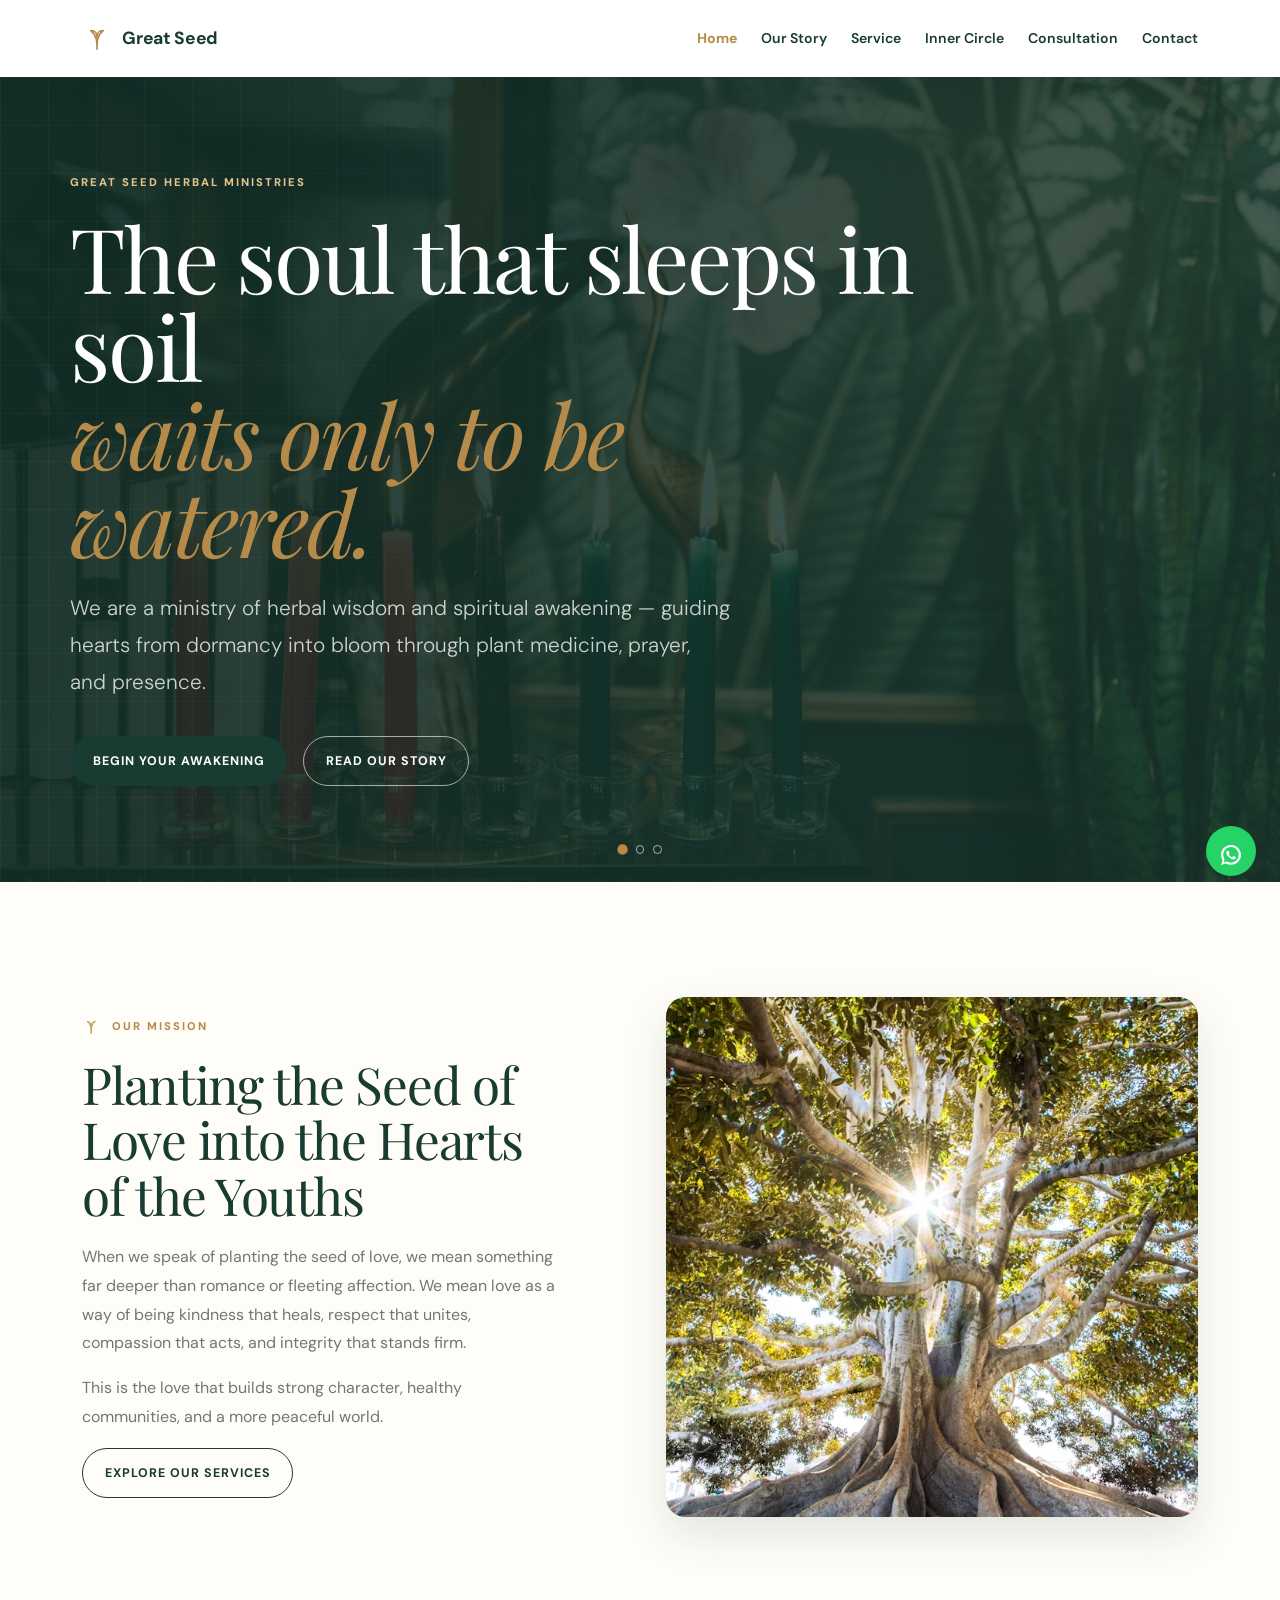
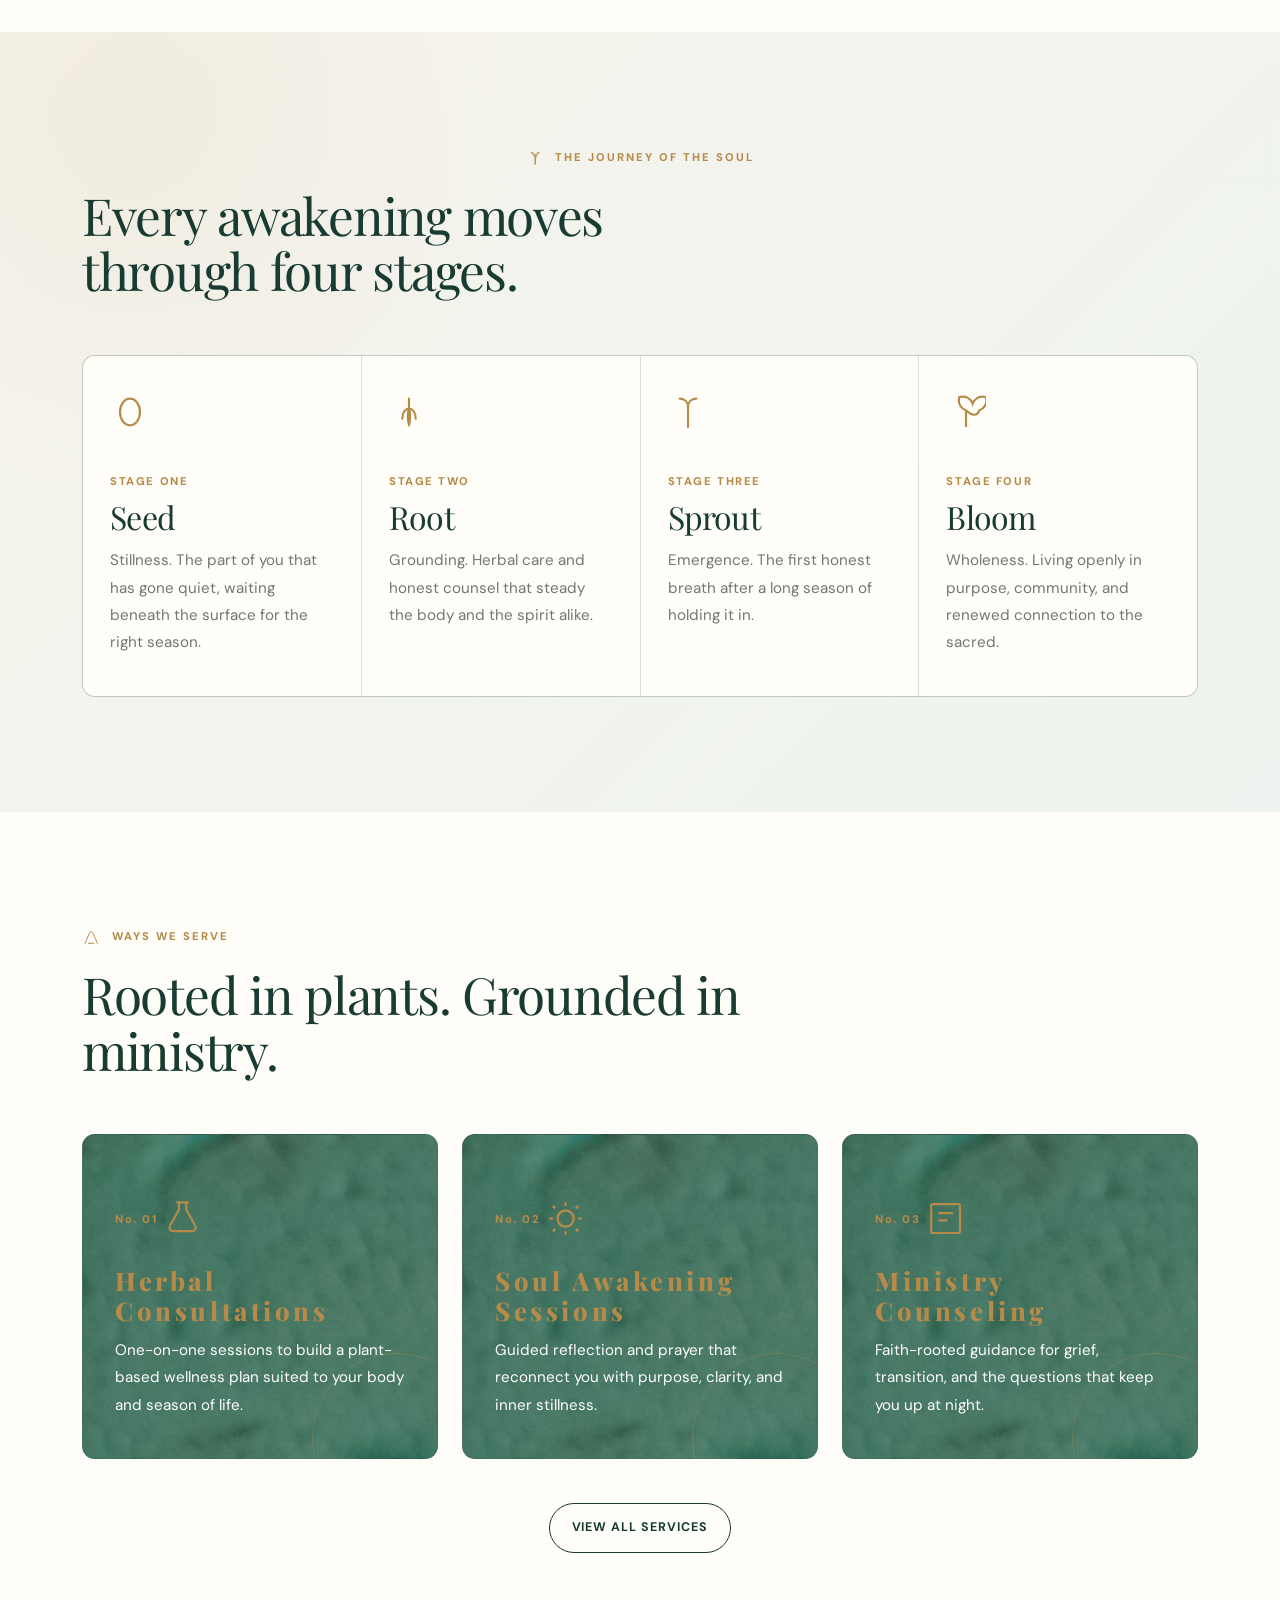
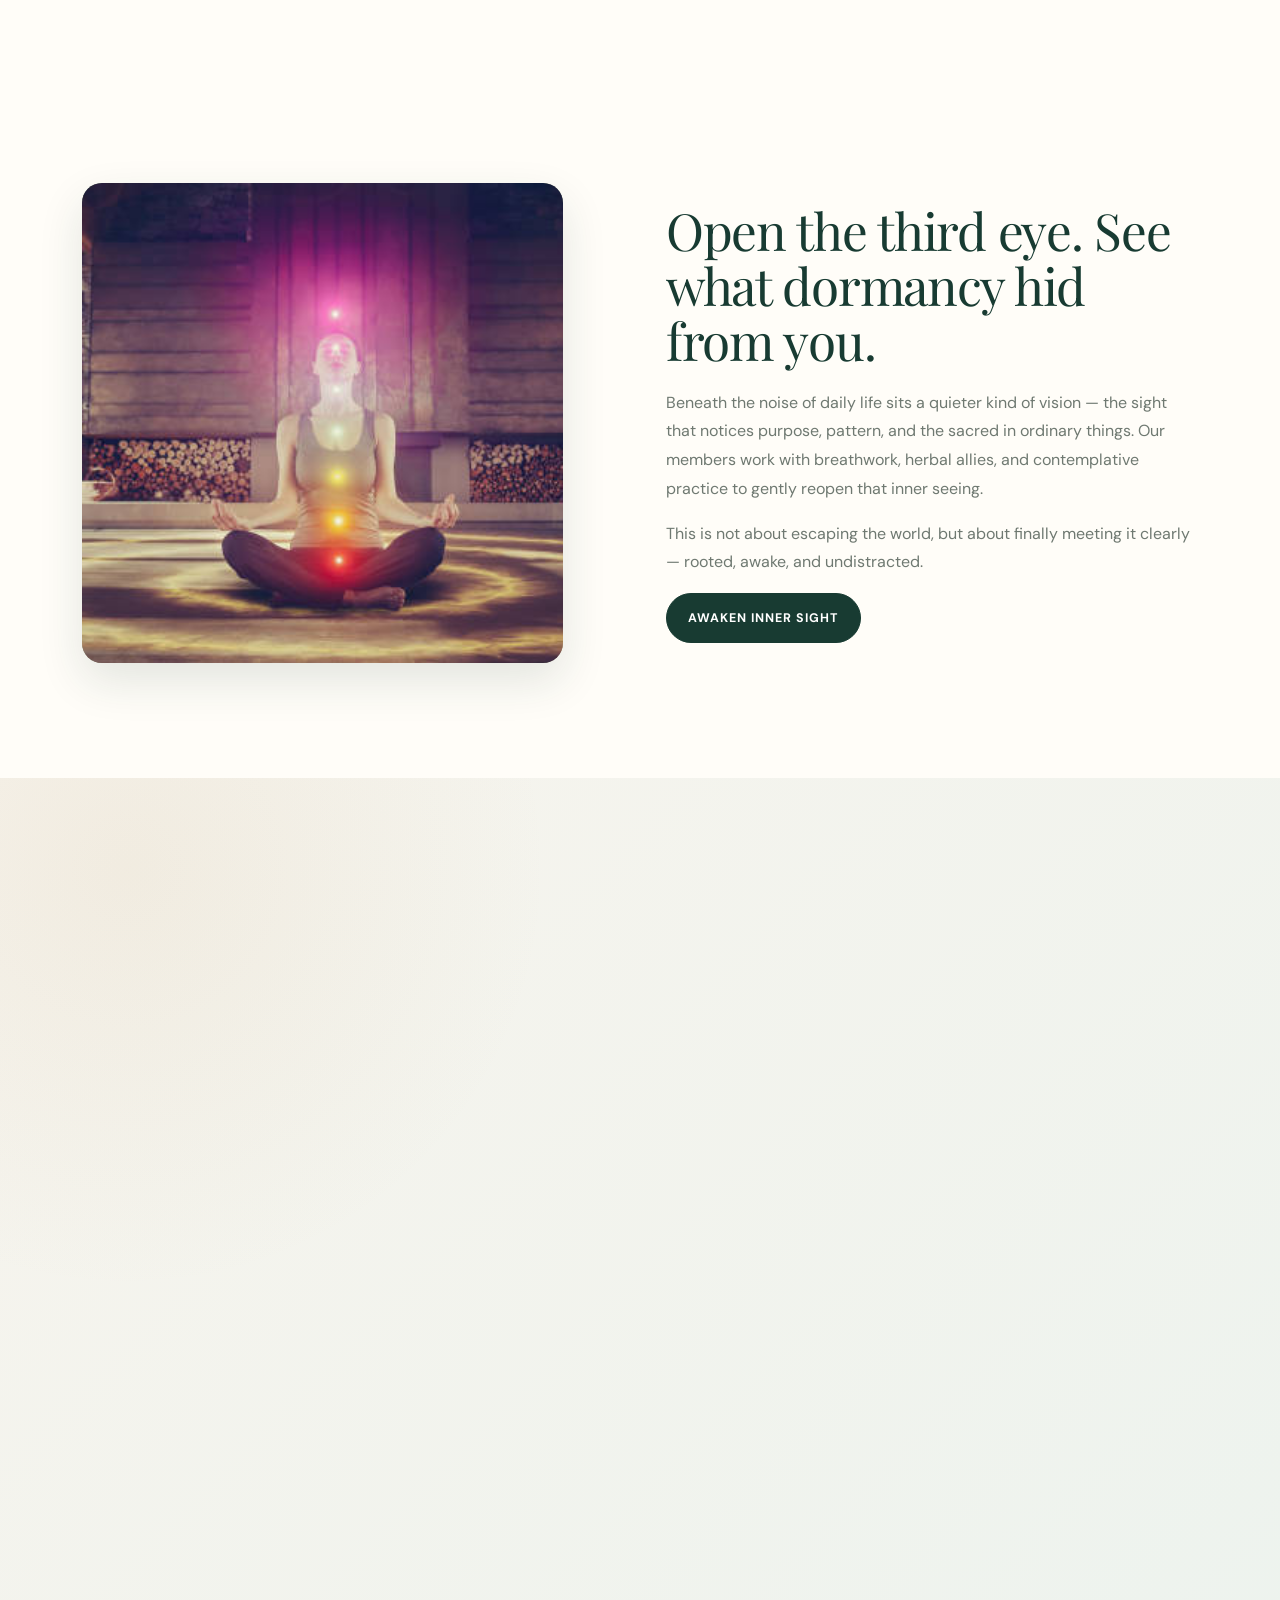
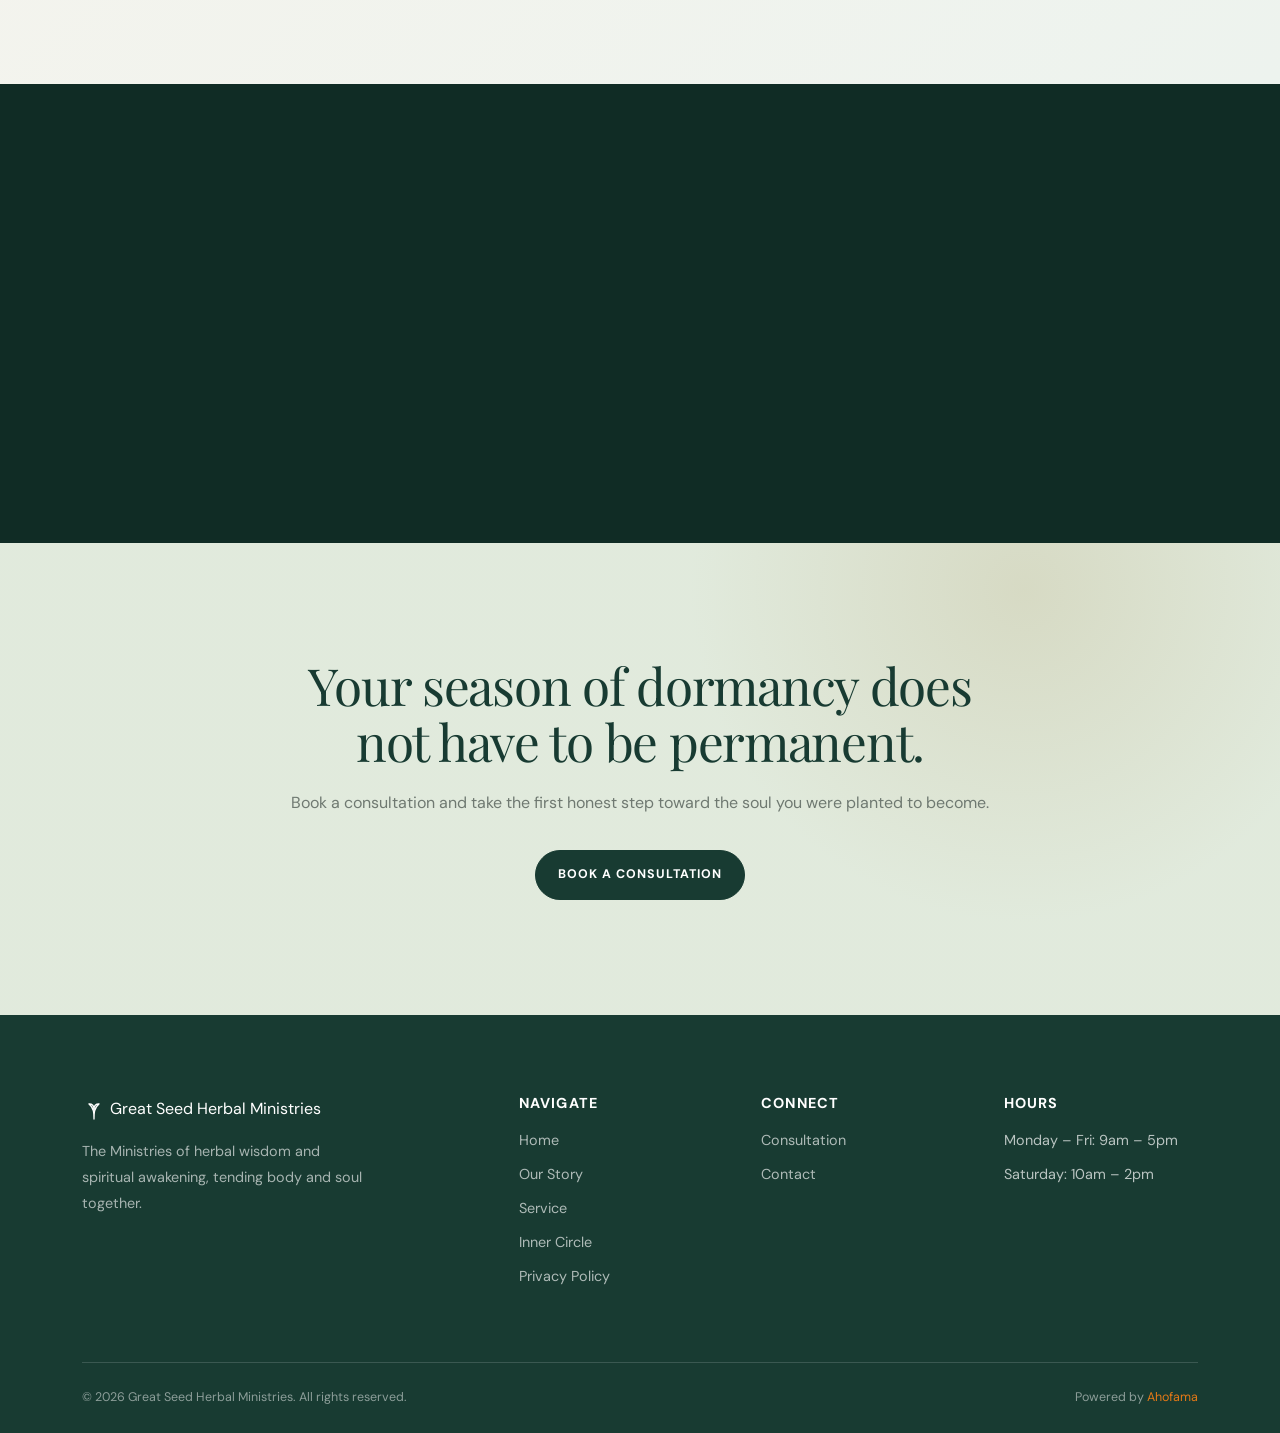
<file: index.html>
<!DOCTYPE html>
<html lang="en">

<head>
  <meta charset="UTF-8">
  <meta name="viewport" content="width=device-width, initial-scale=1.0">

  <title>Great Seed Herbal Ministries — Awaken the Soul</title>

  <meta name="description"
    content="Great Seed Herbal Ministries blends herbal wisdom and spiritual ministry to guide the soul from dormancy into bloom.">

  <meta name="theme-color" content="#183b32">

  <link rel="preconnect" href="https://fonts.googleapis.com">
  <link rel="preconnect" href="https://fonts.gstatic.com" crossorigin>
  <link rel="shortcut icon" href="img/fav-icon.jpeg" type="image/x-icon">

  <link
    href="https://fonts.googleapis.com/css2?family=DM+Sans:wght@400;500;600;700&family=Playfair+Display:ital,wght@0,400;0,500;1,400;1,500&display=swap"
    rel="stylesheet">

  

  <link rel="icon" type="image/png" href="favicon.png">
  <link href="https://cdn.jsdelivr.net/npm/bootstrap@5.3.3/dist/css/bootstrap.min.css" rel="stylesheet">
  <link rel="stylesheet" href="css/style.css">

</head>

<body>

  <!-- ===== NAV ===== -->
  <nav class="site-nav">
    <div class="container nav-inner ">
      <a href="index.html" class="brand text-decoration-none">
        <svg class="glyph" viewBox="0 0 24 24" fill="none" stroke="currentColor" stroke-width="1.3">
          <path d="M12 21c0-6 0-11 5-15M12 21c0-6 0-11-5-15M7 6c2 0 5 1 5 5M17 6c-2 0-5 1-5 5" stroke-linecap="round"
            stroke-linejoin="round" />
        </svg>
        <span ><strong>Great Seed</strong></span>
      </a>
      <ul class="nav-links">
        <li><a href="index.html">Home</a></li>
        <li><a href="our-story.html">Our Story</a></li>
        <li><a href="service.html">Service</a></li>
        <li><a href="inner-circle.html">Inner Circle</a></li>
        <li><a href="consultation.html">Consultation</a></li>
        <li><a href="contact.html">Contact</a></li>
      </ul>
      
      <button class="nav-toggle" aria-label="Toggle menu" aria-expanded="false">
        <span></span><span></span><span></span>
      </button>
    </div>
  </nav>

  <!-- ===== HERO ===== -->
  <header class="hero">
    <div class="hero-slides">
      <div class="hero-slide is-active" style="background-image: url('img/hero-1.jpg');" data-slide="1"></div>
      <div class="hero-slide" style="background-image: url('img/hero-2.jpg');" data-slide="2"></div>
      <div class="hero-slide" style="background-image: url('img/hero-3.jpg');" data-slide="3"></div>
    </div>
    
    <div class="container hero-inner">
      <div class="eyebrow center">
        
        Great Seed Herbal Ministries
      </div>
      <h1>The soul that sleeps in soil<br><em>waits only to be watered.</em></h1>
      <p class="lead">We are a ministry of herbal wisdom and spiritual awakening — guiding hearts from dormancy into
        bloom through plant medicine, prayer, and presence.</p>
      <div class="hero-actions">
        <a href="consultation.html" class="btn btn-primary">Begin Your Awakening</a>
        <a href="our-story.html" class="btn btn-outline">Read Our Story</a>
      </div>
    </div>
    <div class="hero-dots">
      <button class="hero-dot is-active" aria-label="Show slide 1"></button>
      <button class="hero-dot" aria-label="Show slide 2"></button>
      <button class="hero-dot" aria-label="Show slide 3"></button>
    </div>
  </header>

  <!-- ===== Our Mission ===== -->
  <section>
    <div class="container">
      <div class="split">
        <div class="reveal">
          <div class="eyebrow center">
            <svg class="glyph" viewBox="0 0 24 24" fill="none" stroke="currentColor" stroke-width="1.3">
              <path d="M12 21c0-6 0-11 5-15M12 21c0-6 0-11-5-15M7 6c2 0 5 1 5 5M17 6c-2 0-5 1-5 5"
                stroke-linecap="round" stroke-linejoin="round" />
            </svg>
            Our Mission
          </div>
          <h2>Planting the Seed of Love into the Hearts of the Youths</h2>
          <p>When we speak of planting the seed of love, we mean something 
            far deeper than romance or fleeting affection. We mean love as
             a way of being kindness that heals, respect that unites, compassion 
             that acts, and integrity that stands firm. </p>
          <p>This is the love that 
             builds strong character, healthy communities, and a more peaceful world.</p>
          <a href="service.html" class="btn btn-outline-dark">Explore Our Services</a>
        </div>
        <div class="reveal portrait-frame">
          <img src="img/tree-1.avif" alt="Portrait" />
        </div>
      </div>
    </div>
  </section>

  <!-- ===== GROWTH STAGES (signature) ===== -->
  <section class="section-alt">
    <div class="container">
      <div class="section-head center reveal">
        <div class="eyebrow center" style="justify-content:center;">
          <svg class="glyph" viewBox="0 0 24 24" fill="none" stroke="currentColor" stroke-width="1.3">
            <path d="M12 21c0-6 0-11 5-15M12 21c0-6 0-11-5-15M7 6c2 0 5 1 5 5M17 6c-2 0-5 1-5 5" stroke-linecap="round"
              stroke-linejoin="round" />
          </svg>
          The journey of the soul
        </div>
        <h2>Every awakening moves through four stages.</h2>
      </div>
      <div class="stages">
        <div class="stage">
          <svg class="glyph" viewBox="0 0 24 24" fill="none" stroke="currentColor" stroke-width="1.3">
            <ellipse cx="12" cy="12" rx="6" ry="8" />
          </svg>
          <div class="stage-name">Stage One</div>
          <h3>Seed</h3>
          <p>Stillness. The part of you that has gone quiet, waiting beneath the surface for the right season.</p>
        </div>
        <div class="stage">
          <svg class="glyph" viewBox="0 0 24 24" fill="none" stroke="currentColor" stroke-width="1.3">
            <path d="M12 4v6M12 10c-2 0-4 2-4 6M12 10c2 0 4 2 4 6M12 10c-1 3-1 6 0 10M12 10c1 3 1 6 0 10"
              stroke-linecap="round" />
          </svg>
          <div class="stage-name">Stage Two</div>
          <h3>Root</h3>
          <p>Grounding. Herbal care and honest counsel that steady the body and the spirit alike.</p>
        </div>
        <div class="stage">
          <svg class="glyph" viewBox="0 0 24 24" fill="none" stroke="currentColor" stroke-width="1.3">
            <path d="M12 21V9M12 9c0-3 2-5 5-5M12 9c0-3-2-5-5-5" stroke-linecap="round" />
          </svg>
          <div class="stage-name">Stage Three</div>
          <h3>Sprout</h3>
          <p>Emergence. The first honest breath after a long season of holding it in.</p>
        </div>
        <div class="stage">
          <svg class="glyph" viewBox="0 0 24 24" fill="none" stroke="currentColor" stroke-width="1.3">
            <path d="M12 21V11" />
            <path d="M12 11c-3-1-5-4-4-8 4-1 7 1 8 4 1-3 4-5 8-4 1 4-1 7-4 8-1 3-4 4-8 0Z" />
          </svg>
          <div class="stage-name">Stage Four</div>
          <h3>Bloom</h3>
          <p>Wholeness. Living openly in purpose, community, and renewed connection to the sacred.</p>
        </div>
      </div>
    </div>
  </section>

  <!-- ===== SERVICES PREVIEW ===== -->
  <section>
    <div class="container">
      <div class="section-head reveal">
        <div class="eyebrow center">
          <svg class="glyph" viewBox="0 0 24 24" fill="none" stroke="currentColor" stroke-width="1.3">
            <path d="M4 20c4-10 6-14 8-16 2 2 4 6 8 16" stroke-linecap="round" stroke-linejoin="round" />
            <path d="M8 20h8" />
          </svg>
          Ways we serve
        </div>
        <h2>Rooted in plants. Grounded in ministry.</h2>
      </div>
      <div class="card-grid">
         <article class="jar-card jar-card--photo reveal" style="background-image: url('img/service-bg.jpg');">
          <span class="tag">No. 01</span>
          <svg class="glyph" viewBox="0 0 24 24" fill="none" stroke="currentColor" stroke-width="1.2">
            <path d="M9 3h6M10 3v4l-5 9a2 2 0 0 0 2 3h10a2 2 0 0 0 2-3l-5-9V3" stroke-linecap="round"
              stroke-linejoin="round" />
          </svg>
          <h3 class="tag">Herbal Consultations</h3>
          <p class="text-white">One-on-one sessions to build a plant-based wellness plan suited to your body and season of life.</p>
        </article>
        <article class="jar-card jar-card--photo reveal" style="background-image: url('img/service-bg.jpg');">
          <span class="tag">No. 02</span>
          <svg class="glyph" viewBox="0 0 24 24" fill="none" stroke="currentColor" stroke-width="1.3" aria-hidden="true">
            <path
              d="M12 3v2M12 19v2M5 12H3M21 12h-2M6.3 6.3 4.9 4.9M19.1 19.1l-1.4-1.4M6.3 17.7l-1.4 1.4M19.1 4.9l-1.4 1.4" />
            <circle cx="12" cy="12" r="4.5" />
          </svg>
          <h3 class="tag">Soul Awakening Sessions</h3>
          <p class="text-white">Guided reflection and prayer that reconnect you with purpose, clarity, and inner stillness.</p>
        </article>
         <article class="jar-card jar-card--photo reveal" style="background-image: url('img/service-bg.jpg');">
          <span class="tag">No. 03</span>
          <svg class="glyph" viewBox="0 0 24 24" fill="none" stroke="currentColor" stroke-width="1.2">
            <rect x="4" y="4" width="16" height="16" rx="1" />
            <path d="M8 9h8M8 13h5" />
          </svg>
          <h3 class="tag">Ministry Counseling</h3>
          <p class="text-white">Faith-rooted guidance for grief, transition, and the questions that keep you up at night.</p>
        </article>
      </div>
      <div class="text-center" style="margin-top:44px;">
        <a href="service.html" class="btn btn-outline-dark">View All Services</a>
      </div>
    </div>
  </section>

  <!-- ===== THIRD EYE (IMAGE) ===== -->
  <section>
    <div class="container">
      <div class="split split-reverse">
        <div class="reveal">
          
          <h2>Open the third eye. See what dormancy hid from you.</h2>
          <p>Beneath the noise of daily life sits a quieter kind of vision — the sight that notices purpose, pattern,
            and the sacred in ordinary things. Our members work with breathwork, herbal allies, and contemplative
            practice to gently reopen that inner seeing.</p>
          <p>This is not about escaping the world, but about finally meeting it clearly — rooted, awake, and
            undistracted.</p>
          <a href="inner-circle.html" class="btn btn-primary">Awaken Inner Sight</a>
        </div>
        <div class="reveal media-frame">
            <img src="img/chakras.jpg" alt="Third eye" />
          </div>
      </div>
    </div>
  </section>

  <!-- ===== CONSULTATION (VIDEO) ===== -->
  <section class="section-alt">
    <div class="container">
      <div class="split">
        <div class="reveal">
          <div class="eyebrow">
            <svg class="glyph" viewBox="0 0 24 24" fill="none" stroke="currentColor" stroke-width="1.3">
              <path d="M9 3h6M10 3v4l-5 9a2 2 0 0 0 2 3h10a2 2 0 0 0 2-3l-5-9V3" stroke-linecap="round"
                stroke-linejoin="round" />
            </svg>
            See it first
          </div>
          <h2>Great Prophecy Confirmed</h2>
          <p>This Great Prophecy was confirmed right after it was announced. On the night of the full moon, the signs aligned and the truth revealed itself.

          </p>
          <p>On the 6th of October 2025, the prophecy was announced and it was confirmed on the day of the full moon.</p>
          <a href="consultation.html" class="btn btn-outline-dark">Book a Consultation</a>
        </div>
       <div class="reveal media-frame media-frame--video media-frame--short">
          <iframe
            src="https://www.youtube.com/embed/Bw6tYOz_EXI"
            title="A Prophecy About A Full Moon"
            loading="lazy"
            allow="accelerometer; clipboard-write; encrypted-media; gyroscope; picture-in-picture; web-share"
            referrerpolicy="strict-origin-when-cross-origin"
            allowfullscreen>
          </iframe>
        </div>
      </div>
    </div>
  </section>


  <!-- ===== QUOTE ===== -->
  <section class="section-dark">
    <div class="container quote-block reveal">
      <blockquote>"I came looking for a remedy for my body. I left having remembered who I was before the world wore me
        down."</blockquote>
      <cite>— A member of our Inner Circle</cite>
    </div>
  </section>

  <!-- ===== CTA ===== -->
  <section class="cta-band">
    <div class="container reveal">
      <h2>Your season of dormancy does not have to be permanent.</h2>
      <p>Book a consultation and take the first honest step toward the soul you were planted to become.</p>
      <a href="consultation.html" class="btn btn-primary">Book a Consultation</a>
    </div>
  </section>

  <!-- ===== FOOTER ===== -->
  <footer class="site-footer">
    <div class="container">
      <div class="footer-grid">
        <div>
          <div class="footer-brand">
            <svg class="glyph" viewBox="0 0 24 24" width="24" height="24" fill="none" stroke="currentColor" stroke-width="1.3">
              <path d="M12 21c0-6 0-11 5-15M12 21c0-6 0-11-5-15M7 6c2 0 5 1 5 5M17 6c-2 0-5 1-5 5"
                stroke-linecap="round" stroke-linejoin="round" />
            </svg>
            Great Seed Herbal Ministries
          </div>
          <p style="max-width:280px; font-size:0.9rem;">The Ministries of herbal wisdom and spiritual awakening, tending
            body and soul together.</p>
        </div>
        <div class="footer-col">
          <h4>Navigate</h4>
          <ul>
            <li><a href="index.html">Home</a></li>
            <li><a href="our-story.html">Our Story</a></li>
            <li><a href="service.html">Service</a></li>
            <li><a href="inner-circle.html">Inner Circle</a></li>
            <li><a href="privacy-policy.html">Privacy Policy</a></li>
          </ul>
        </div>
        <div class="footer-col">
          <h4>Connect</h4>
          <ul>
            <li><a href="consultation.html">Consultation</a></li>
            <li><a href="contact.html">Contact</a></li>
            
          </ul>
        </div>
        <div class="footer-col">
          <h4>Hours</h4>
          <ul>
            <li>Monday – Fri: 9am – 5pm</li>
            <li>Saturday: 10am – 2pm</li>
          </ul>
        </div>
      </div>
      <div class="footer-bottom">
        <span>&copy; <span id="year"></span> Great Seed Herbal Ministries. All rights reserved.</span>
        <span class="footer-credit">Powered by <a href="https://www.ahofama.com" target="_blank"  rel="noopener noreferrer">Ahofama</a></span>
      </div>
    </div>
  </footer>

  <script>document.getElementById('year').textContent = new Date().getFullYear();</script>
  <script src="js/main.js"></script>
  <a
  href="https://wa.me/233592222636"
  class="whatsapp-float"
  target="_blank"
  rel="noopener noreferrer"
  aria-label="Chat with us on WhatsApp"
>
   <svg class="glyph" viewBox="0 0 24 24" width="24" height="24" fill="currentColor" stroke="none">
    <path d="M12 2C6.48 2 2 6.36 2 11.75c0 2.06.62 3.97 1.68 5.56L2 22l4.86-1.61a10.2 10.2 0 0 0 5.14 1.36c5.52 0 10-4.36 10-9.75S17.52 2 12 2Zm0 17.7a8 8 0 0 1-4.1-1.13l-.29-.17-2.88.95.94-2.75-.19-.29A7.66 7.66 0 0 1 4.3 11.75c0-4.28 3.45-7.75 7.7-7.75s7.7 3.47 7.7 7.75-3.45 7.95-7.7 7.95Zm4.28-5.82c-.23-.12-1.38-.68-1.6-.76-.21-.08-.37-.12-.53.12-.16.23-.6.76-.74.92-.14.16-.27.18-.5.06-.23-.12-.98-.36-1.87-1.15-.69-.61-1.16-1.37-1.29-1.6-.14-.23-.01-.35.1-.47.11-.11.23-.27.35-.41.11-.14.15-.23.23-.39.08-.16.04-.29-.02-.41-.06-.12-.53-1.28-.73-1.75-.19-.46-.39-.4-.53-.41h-.45c-.16 0-.41.06-.62.29-.21.23-.82.8-.82 1.96 0 1.15.84 2.27.96 2.43.12.16 1.65 2.52 4 3.53.56.24 1 .38 1.34.49.56.18 1.08.15 1.48.09.45-.07 1.38-.56 1.58-1.11.19-.54.19-1.01.13-1.11-.06-.1-.21-.16-.44-.28Z" />
  </svg>
</a>

</body>


</html>
</file>
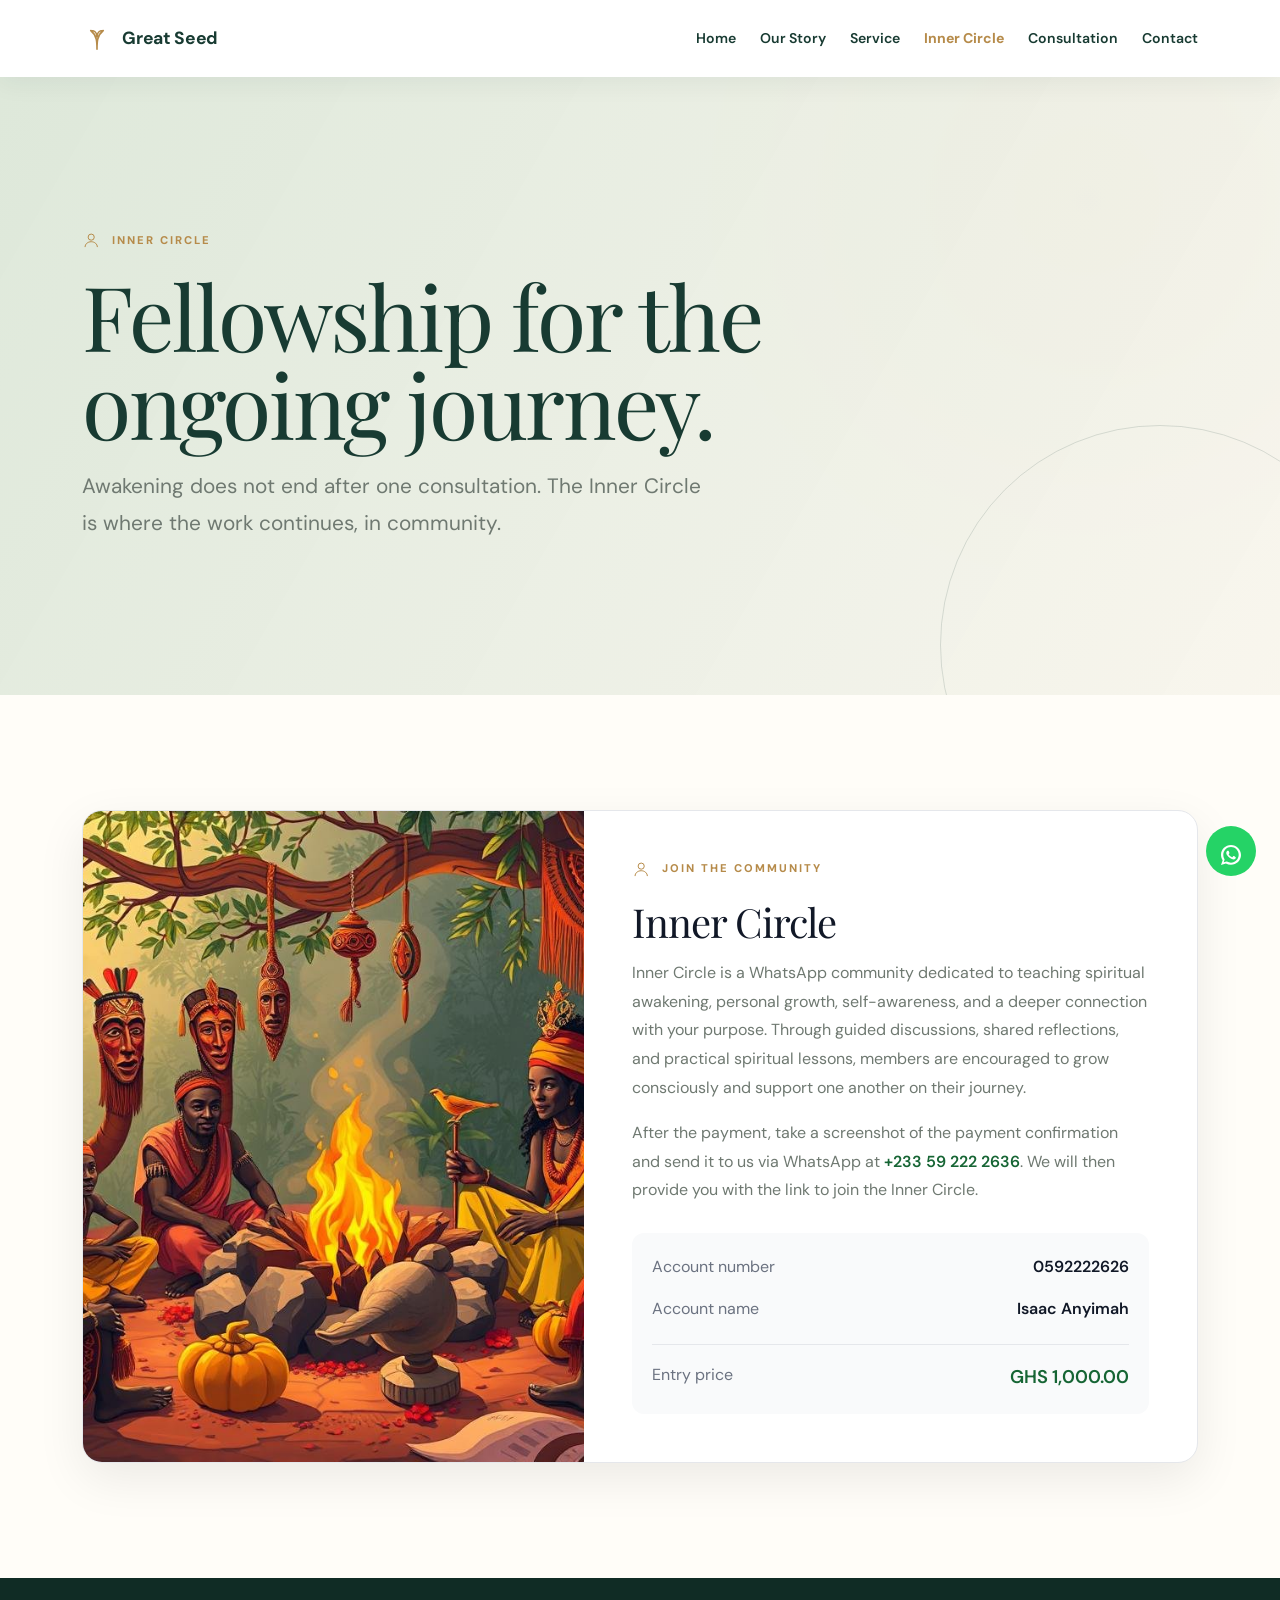
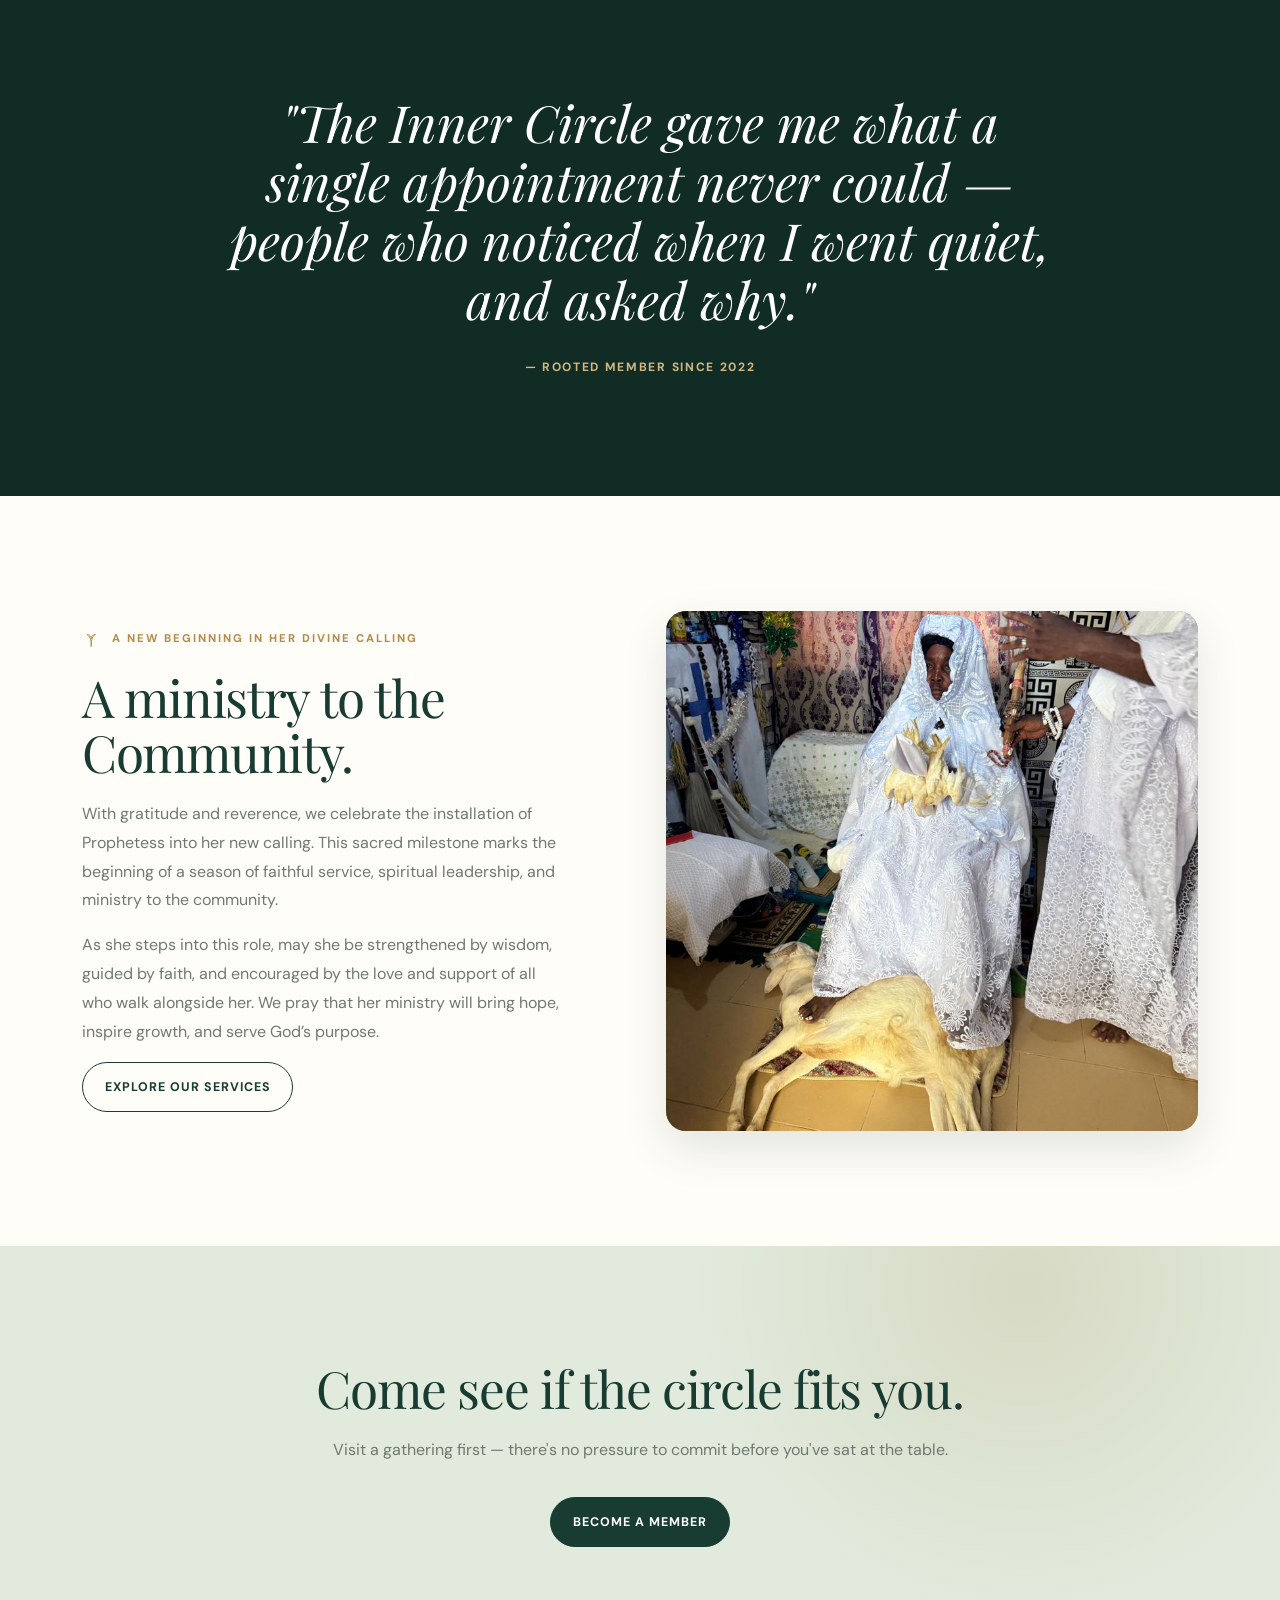
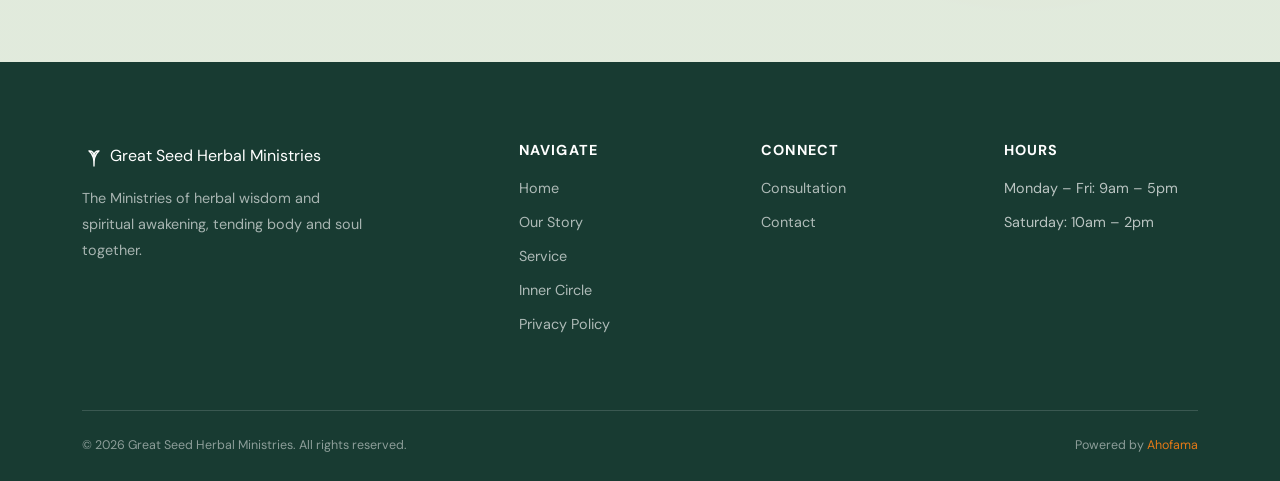
<file: inner-circle.html>
<!DOCTYPE html>
<html lang="en">

<head>
  <meta charset="UTF-8">
  <meta name="viewport" content="width=device-width, initial-scale=1.0">

  <title>Inner Circle — Great Seed Herbal Ministries</title>

  <meta name="description"
    content="Join the Inner Circle, a WhatsApp fellowship for ongoing spiritual awakening, personal growth, and community support.">

  <meta name="theme-color" content="#183b32">

  <link rel="preconnect" href="https://fonts.googleapis.com">
  <link rel="preconnect" href="https://fonts.gstatic.com" crossorigin>
  <link rel="shortcut icon" href="img/fav-icon.jpeg" type="image/x-icon">

  <link
    href="https://fonts.googleapis.com/css2?family=DM+Sans:wght@400;500;600;700&family=Playfair+Display:ital,wght@0,400;0,500;1,400;1,500&display=swap"
    rel="stylesheet">

  <link href="https://cdn.jsdelivr.net/npm/bootstrap@5.3.3/dist/css/bootstrap.min.css" rel="stylesheet">
  <link rel="stylesheet" href="css/style.css">
</head>

<body>

  <!-- ===== NAV ===== -->
  <nav class="site-nav">
    <div class="container nav-inner">
      <a href="index.html" class="brand text-decoration-none">
        <svg class="glyph" viewBox="0 0 24 24" fill="none" stroke="currentColor" stroke-width="1.3">
          <path d="M12 21c0-6 0-11 5-15M12 21c0-6 0-11-5-15M7 6c2 0 5 1 5 5M17 6c-2 0-5 1-5 5" stroke-linecap="round"
            stroke-linejoin="round" />
        </svg>
        <span><strong>Great Seed</strong></span>
      </a>
      <ul class="nav-links">
        <li><a href="index.html">Home</a></li>
        <li><a href="our-story.html">Our Story</a></li>
        <li><a href="service.html">Service</a></li>
        <li><a href="inner-circle.html">Inner Circle</a></li>
        <li><a href="consultation.html">Consultation</a></li>
        <li><a href="contact.html">Contact</a></li>
      </ul>
      <button class="nav-toggle" aria-label="Toggle menu" aria-expanded="false">
        <span></span><span></span><span></span>
      </button>
    </div>
  </nav>

  <!-- ===== PAGE HEADER ===== -->
  <header class="page-header">
    <div class="container">
      <div class="eyebrow">
        <svg class="glyph" viewBox="0 0 24 24" fill="none" stroke="currentColor" stroke-width="1.3">
          <circle cx="12" cy="8" r="4" />
          <path d="M4 21c0-4 3.5-7 8-7s8 3 8 7" />
        </svg>
        Inner Circle
      </div>
      <h1>Fellowship for the ongoing journey.</h1>
      <p>Awakening does not end after one consultation. The Inner Circle is where the work continues, in community.</p>
    </div>
  </header>

  <!-- ===== INNER CIRCLE ===== -->
  <section>
    <div class="container">
      <div class="inner-circle-card reveal">
        <img
          class="inner-circle-card__image"
          src="img/inner-circle.jpg"
          alt="Inner Circle WhatsApp spiritual awakening community"
          loading="lazy">

        <div class="inner-circle-card__content">
          <div class="eyebrow">
            <svg class="glyph" viewBox="0 0 24 24" fill="none" stroke="currentColor" stroke-width="1.3">
              <circle cx="12" cy="8" r="4" />
              <path d="M4 21c0-4 3.5-7 8-7s8 3 8 7" />
            </svg>
            Join the community
          </div>

          <h2>Inner Circle</h2>

          <p>
            Inner Circle is a WhatsApp community dedicated to teaching spiritual
            awakening, personal growth, self-awareness, and a deeper connection with
            your purpose. Through guided discussions, shared reflections, and
            practical spiritual lessons, members are encouraged to grow consciously
            and support one another on their journey.
          </p>
          <p>
            After the payment, take a screenshot of the payment confirmation and send it to us via WhatsApp at <a href="https://wa.me/233592222636" target="_blank" rel="noopener noreferrer" class="inner-circle-whatapp">+233 59 222 2636</a>. We will then provide you with the link to join the Inner Circle.
          </p>

          <div class="inner-circle-card__payment" aria-label="Payment details">
            <div class="payment-row">
              <span class="payment-label">Account number</span>
              <span class="payment-value">0592222626</span>
            </div>

            <div class="payment-row">
              <span class="payment-label">Account name</span>
              <span class="payment-value">Isaac Anyimah </span>
            </div>

            <div class="payment-row payment-row--price">
              <span class="payment-label">Entry price</span>
              <span class="payment-value">GHS 1,000.00</span>
            </div>
          </div>
        </div>
      </div>
    </div>
  </section>

  <!-- ===== QUOTE ===== -->
  <section class="section-dark">
    <div class="container quote-block reveal">
      <blockquote>"The Inner Circle gave me what a single appointment never could — people who noticed when I went quiet, and asked why."</blockquote>
      <cite>— Rooted Member since 2022</cite>
    </div>
  </section>

  <!-- ===== Prophetess instood ===== -->
   <section>
    <div class="container">
      <div class="split">
        <div class="reveal">
          <div class="eyebrow center">
            <svg class="glyph" viewBox="0 0 24 24" fill="none" stroke="currentColor" stroke-width="1.3">
              <path d="M12 21c0-6 0-11 5-15M12 21c0-6 0-11-5-15M7 6c2 0 5 1 5 5M17 6c-2 0-5 1-5 5"
                stroke-linecap="round" stroke-linejoin="round" />
            </svg>
            A New Beginning in Her Divine Calling
          </div>
          <h2>A ministry to the Community.</h2>
          <p>With gratitude and reverence, we celebrate the installation of Prophetess into her new calling.
             This sacred milestone marks the beginning of a season of faithful service, spiritual leadership, 
             and ministry to the community.</p>
          <p>As she steps into this role, may she be strengthened by wisdom, guided by faith,
             and encouraged by the love and support of all who walk alongside her. We pray that her 
             ministry will bring hope, inspire growth, and serve God’s purpose.</p>
          <a href="service.html" class="btn btn-outline-dark">Explore Our Services</a>
        </div>
        <div class="reveal portrait-frame">
          <img src="img/prophetess-2.jpeg" alt="Portrait" />
        </div>
      </div>
    </div>
  </section>

  <!-- ===== CTA ===== -->
  <section class="cta-band">
    <div class="container reveal">
      <h2>Come see if the circle fits you.</h2>
      <p>Visit a gathering first — there's no pressure to commit before you've sat at the table.</p>
      <a href="contact.html" class="btn btn-primary">Become a Member</a>
    </div>
  </section>

  

  <!-- ===== FOOTER ===== -->
  <footer class="site-footer">
    <div class="container">
      <div class="footer-grid">
        <div>
          <div class="footer-brand">
            <svg class="glyph" viewBox="0 0 24 24" width="24" height="24" fill="none" stroke="currentColor" stroke-width="1.3">
              <path d="M12 21c0-6 0-11 5-15M12 21c0-6 0-11-5-15M7 6c2 0 5 1 5 5M17 6c-2 0-5 1-5 5"
                stroke-linecap="round" stroke-linejoin="round" />
            </svg>
            Great Seed Herbal Ministries
          </div>
          <p style="max-width:280px; font-size:0.9rem;">The Ministries of herbal wisdom and spiritual awakening, tending
            body and soul together.</p>
        </div>
        <div class="footer-col">
          <h4>Navigate</h4>
          <ul>
            <li><a href="index.html">Home</a></li>
            <li><a href="our-story.html">Our Story</a></li>
            <li><a href="service.html">Service</a></li>
            <li><a href="inner-circle.html">Inner Circle</a></li>
            <li><a href="privacy-policy.html">Privacy Policy</a></li>
          </ul>
        </div>
        <div class="footer-col">
          <h4>Connect</h4>
          <ul>
            <li><a href="consultation.html">Consultation</a></li>
            <li><a href="contact.html">Contact</a></li>
          </ul>
        </div>
        <div class="footer-col">
          <h4>Hours</h4>
          <ul>
            <li>Monday – Fri: 9am – 5pm</li>
            <li>Saturday: 10am – 2pm</li>
          </ul>
        </div>
      </div>
      <div class="footer-bottom">
        <span>&copy; <span id="year"></span> Great Seed Herbal Ministries. All rights reserved.</span>
        <span class="footer-credit">Powered by <a href="https://www.ahofama.com" target="_blank" rel="noopener noreferrer">Ahofama</a></span>
      </div>
    </div>
  </footer>

  <script>document.getElementById('year').textContent = new Date().getFullYear();</script>
  <script src="js/main.js"></script>

  <a
    href="https://wa.me/233592222636"
    class="whatsapp-float"
    target="_blank"
    rel="noopener noreferrer"
    aria-label="Chat with us on WhatsApp">
    <svg class="glyph" viewBox="0 0 24 24" width="24" height="24" fill="currentColor" stroke="none">
      <path d="M12 2C6.48 2 2 6.36 2 11.75c0 2.06.62 3.97 1.68 5.56L2 22l4.86-1.61a10.2 10.2 0 0 0 5.14 1.36c5.52 0 10-4.36 10-9.75S17.52 2 12 2Zm0 17.7a8 8 0 0 1-4.1-1.13l-.29-.17-2.88.95.94-2.75-.19-.29A7.66 7.66 0 0 1 4.3 11.75c0-4.28 3.45-7.75 7.7-7.75s7.7 3.47 7.7 7.75-3.45 7.95-7.7 7.95Zm4.28-5.82c-.23-.12-1.38-.68-1.6-.76-.21-.08-.37-.12-.53.12-.16.23-.6.76-.74.92-.14.16-.27.18-.5.06-.23-.12-.98-.36-1.87-1.15-.69-.61-1.16-1.37-1.29-1.6-.14-.23-.01-.35.1-.47.11-.11.23-.27.35-.41.11-.14.15-.23.23-.39.08-.16.04-.29-.02-.41-.06-.12-.53-1.28-.73-1.75-.19-.46-.39-.4-.53-.41h-.45c-.16 0-.41.06-.62.29-.21.23-.82.8-.82 1.96 0 1.15.84 2.27.96 2.43.12.16 1.65 2.52 4 3.53.56.24 1 .38 1.34.49.56.18 1.08.15 1.48.09.45-.07 1.38-.56 1.58-1.11.19-.54.19-1.01.13-1.11-.06-.1-.21-.16-.44-.28Z" />
    </svg>
  </a>

</body>

</html>
</file>
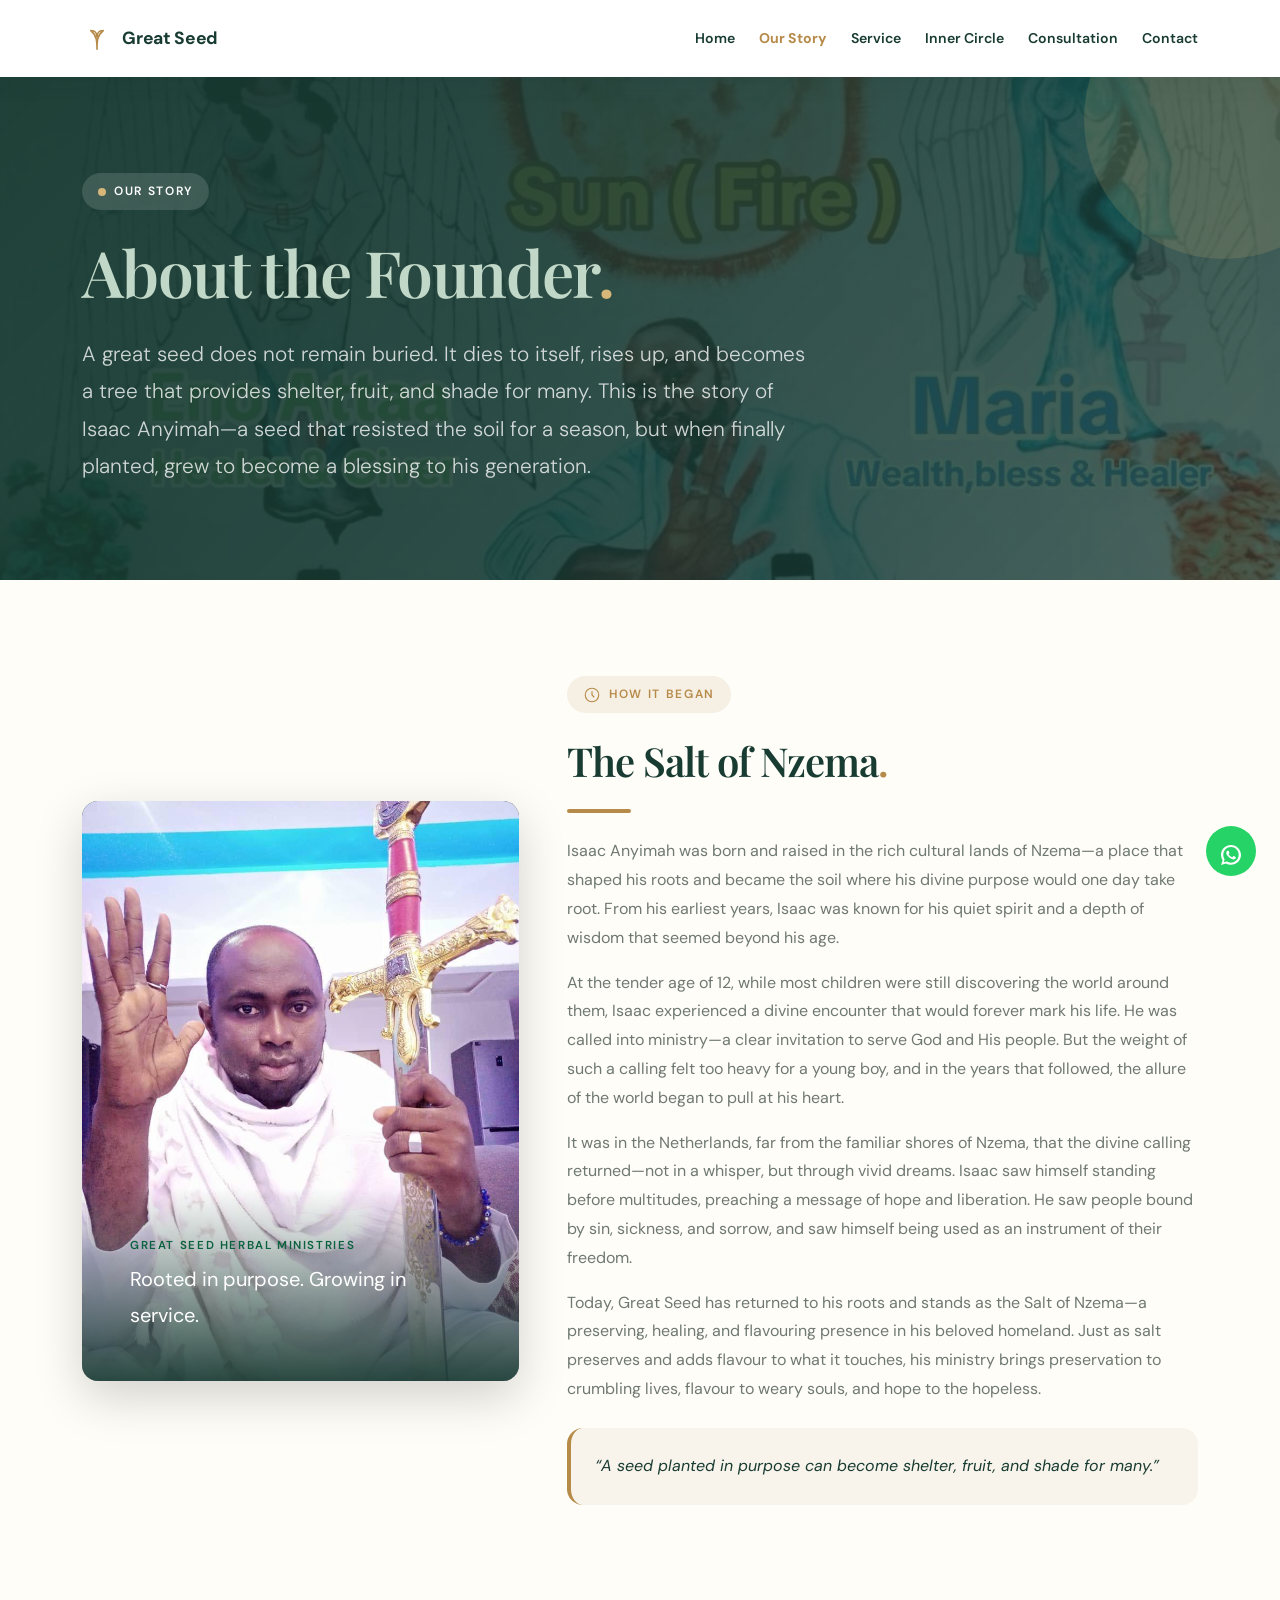
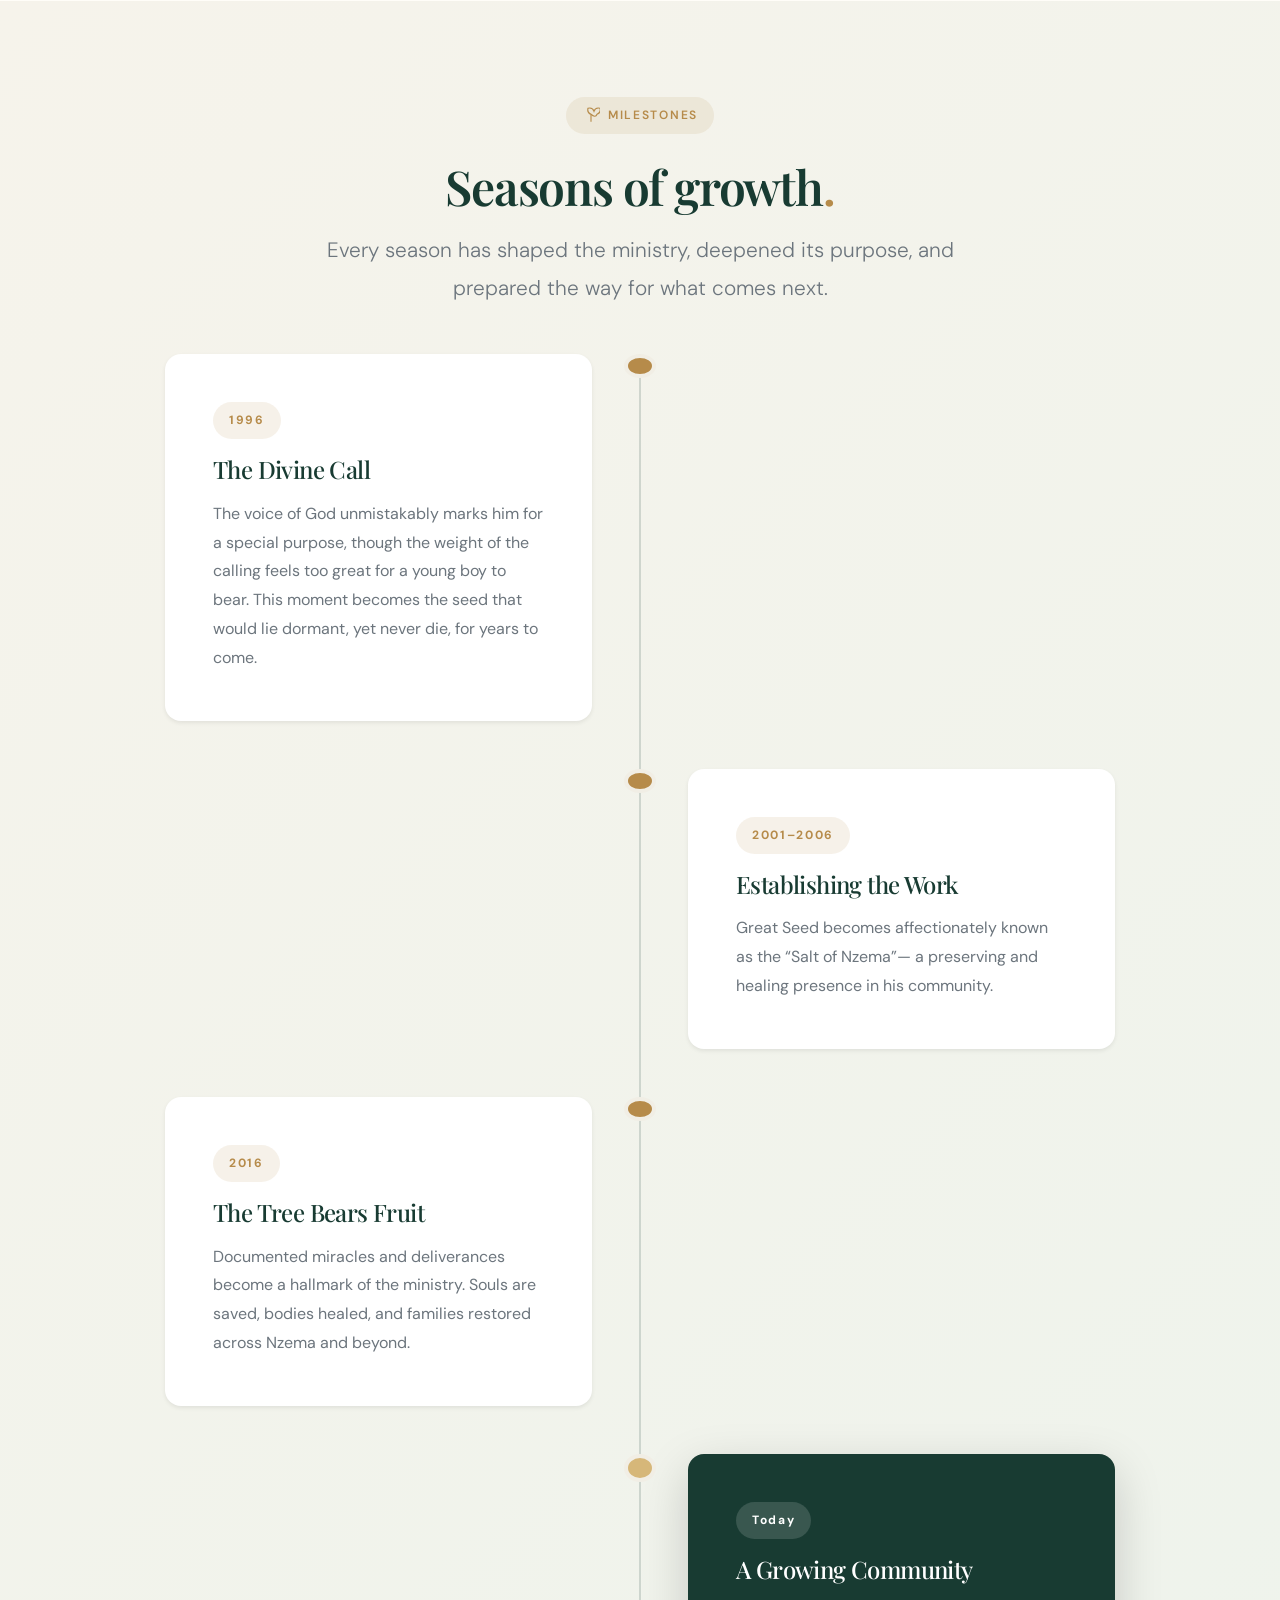
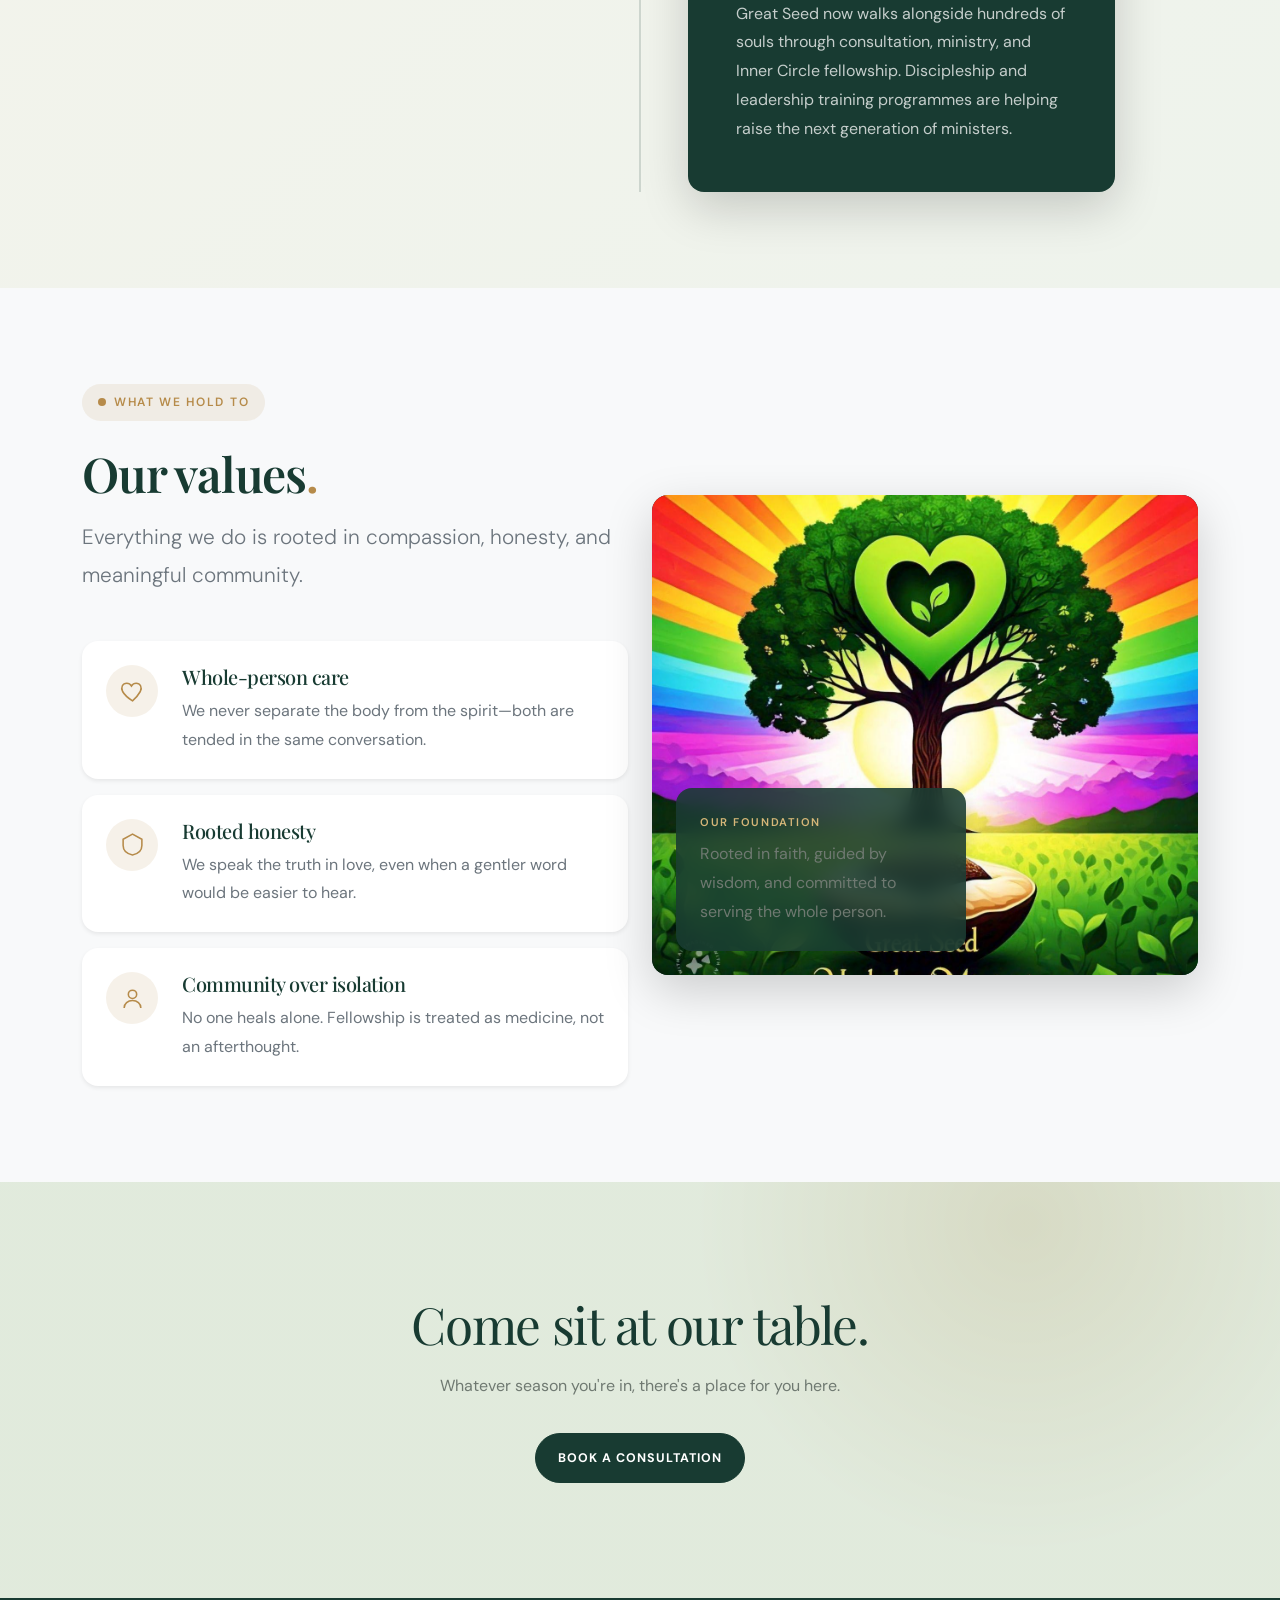
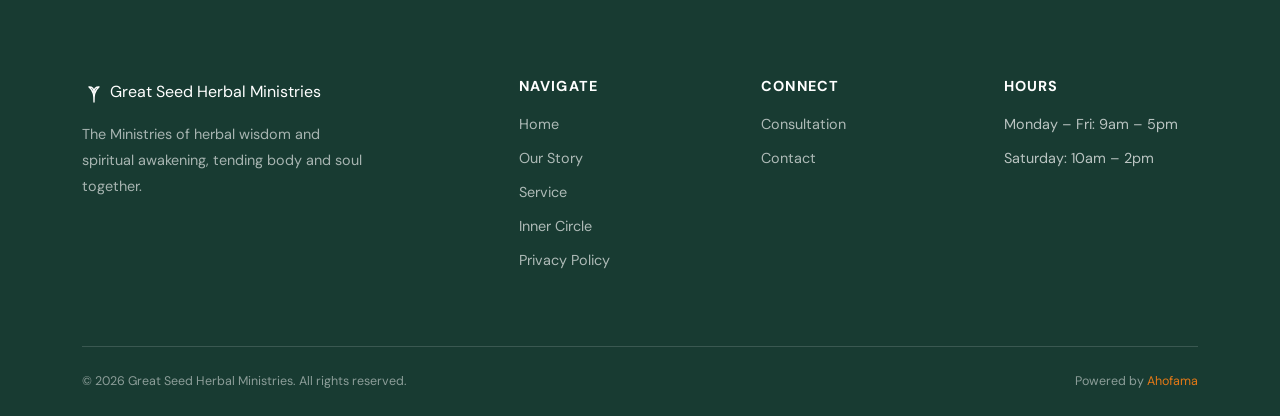
<file: our-story.html>
<!DOCTYPE html>
<html lang="en">

<head>
  <meta charset="UTF-8">
  <meta name="viewport" content="width=device-width, initial-scale=1.0">

  <title>Great Seed Herbal Ministries — Awaken the Soul</title>

  <meta name="description"
    content="Great Seed Herbal Ministries blends herbal wisdom and spiritual ministry to guide the soul from dormancy into bloom.">

  <meta name="theme-color" content="#183b32">

  <link rel="preconnect" href="https://fonts.googleapis.com">
  <link rel="preconnect" href="https://fonts.gstatic.com" crossorigin>
  <link rel="shortcut icon" href="img/fav-icon.jpeg" type="image/x-icon">

  <link
    href="https://fonts.googleapis.com/css2?family=DM+Sans:wght@400;500;600;700&family=Playfair+Display:ital,wght@0,400;0,500;1,400;1,500&display=swap"
    rel="stylesheet">

 

  <link rel="icon" type="image/png" href="favicon.png">
  <link href="https://cdn.jsdelivr.net/npm/bootstrap@5.3.3/dist/css/bootstrap.min.css" rel="stylesheet">
   <link rel="stylesheet" href="css/style.css">

</head>

<body>
   <!-- ===== NAV ===== -->
  <nav class="site-nav">
    <div class="container nav-inner ">
      <a href="index.html" class="brand text-decoration-none">
        <svg class="glyph" viewBox="0 0 24 24" fill="none" stroke="currentColor" stroke-width="1.3">
          <path d="M12 21c0-6 0-11 5-15M12 21c0-6 0-11-5-15M7 6c2 0 5 1 5 5M17 6c-2 0-5 1-5 5" stroke-linecap="round"
            stroke-linejoin="round" />
        </svg>
        <span ><strong>Great Seed</strong></span>
      </a>
      <ul class="nav-links">
        <li><a href="index.html">Home</a></li>
        <li><a href="our-story.html">Our Story</a></li>
        <li><a href="service.html">Service</a></li>
        <li><a href="inner-circle.html">Inner Circle</a></li>
        <li><a href="consultation.html">Consultation</a></li>
        <li><a href="contact.html">Contact</a></li>
      </ul>
      
      <button class="nav-toggle" aria-label="Toggle menu" aria-expanded="false">
        <span></span><span></span><span></span>
      </button>
    </div>
  </nav>

  <!-- Page introduction -->
  <header class="position-relative overflow-hidden py-5 py-lg-6" style="
        color: #fff;
        background:
          linear-gradient(
            135deg,
            rgba(24, 59, 50, 0.96),
            rgba(24, 59, 50, 0.78)
          ),
          url(&quot;img/Maria.jpeg&quot;) center/cover;
      ">
    <div class="position-absolute top-0 end-0 rounded-circle" style="
          width: 280px;
          height: 280px;
          background: rgba(214, 183, 121, 0.16);
          transform: translate(30%, -35%);
        "></div>

    <div class="container position-relative py-4 py-lg-5">
      <div class="row">
        <div class="col-lg-9 col-xl-8 reveal">
          <span class="d-inline-flex align-items-center gap-2 rounded-pill px-3 py-2 text-uppercase fw-semibold" style="
                color: #fff;
                background: rgba(255, 255, 255, 0.14);
                font-size: 0.75rem;
                letter-spacing: 0.14em;
                backdrop-filter: blur(8px);
              ">
            <span class="rounded-circle" style="width: 8px; height: 8px; background: #d6b779"></span>
            Our Story
          </span>

          <h1 class="display-3 fw-semibold mt-4 mb-4" style="color: #c1d7c7">
            About the Founder<span style="color: #d6b779">.</span>
          </h1>

          <p class="lead mb-0" style="
                max-width: 780px;
                color: rgba(255, 255, 255, 0.78);
                line-height: 1.8;
              ">
            A great seed does not remain buried. It dies to itself, rises up,
            and becomes a tree that provides shelter, fruit, and shade for
            many. This is the story of Isaac Anyimah—a seed that resisted the
            soil for a season, but when finally planted, grew to become a
            blessing to his generation.
          </p>
        </div>
      </div>
    </div>
  </header>

  <!-- Founder story -->
  <section class="py-5 py-lg-6">
    <div class="container py-4 py-lg-5">
      <div class="row align-items-center g-4 g-xl-5">
        <!-- Founder image -->
        <div class="col-lg-5 reveal">
          <div class="position-relative overflow-hidden rounded-4 shadow-lg"
            style="min-height: 580px; background: var(--forest)">
            <img src="img/Great-Seed.jpeg" alt="Founder of Great Seed Herbal Ministries"
              class="position-absolute top-0 start-0 h-100 w-100 object-fit-cover" />

            <div class="position-absolute bottom-0 start-0 end-0 p-4 p-lg-5" style="
                  background: linear-gradient(
                    transparent,
                    rgba(24, 59, 50, 0.92)
                  );
                ">
              <p class="mb-1 text-uppercase fw-semibold" style="
                    color: #0a613e;
                    font-size: 0.72rem;
                    letter-spacing: 0.14em;
                  ">
                Great Seed Herbal Ministries
              </p>

              <p class="mb-0 text-white fs-5">
                Rooted in purpose. Growing in service.
              </p>
            </div>
          </div>
        </div>

        <!-- Story content -->
        <div class="col-lg-7 reveal">
          <span class="d-inline-flex align-items-center gap-2 rounded-pill px-3 py-2 text-uppercase fw-semibold" style="
                color: var(--gold);
                background: rgba(182, 139, 74, 0.12);
                font-size: 0.75rem;
                letter-spacing: 0.14em;
              ">
            <svg width="18" height="18" viewBox="0 0 24 24" fill="none" stroke="currentColor" stroke-width="1.5"
              aria-hidden="true">
              <circle cx="12" cy="12" r="9" />
              <path d="M12 7v5l3 3" />
            </svg>
            How it began
          </span>

          <h2 class="display-6 fw-semibold mt-4 mb-4" style="color: var(--forest)">
            The Salt of Nzema<span style="color: var(--gold)">.</span>
          </h2>

          <div class="mb-4" style="
                width: 64px;
                height: 4px;
                border-radius: 999px;
                background: var(--gold);
              "></div>

          <div class="d-flex flex-column gap-3 text-secondary" style="line-height: 1.85">
            <p class="mb-0">
              Isaac Anyimah was born and raised in the rich cultural lands of
              Nzema—a place that shaped his roots and became the soil where
              his divine purpose would one day take root. From his earliest
              years, Isaac was known for his quiet spirit and a depth of
              wisdom that seemed beyond his age.
            </p>

            <p class="mb-0">
              At the tender age of 12, while most children were still
              discovering the world around them, Isaac experienced a divine
              encounter that would forever mark his life. He was called into
              ministry—a clear invitation to serve God and His people. But the
              weight of such a calling felt too heavy for a young boy, and in
              the years that followed, the allure of the world began to pull
              at his heart.
            </p>

            <p class="mb-0">
              It was in the Netherlands, far from the familiar shores of
              Nzema, that the divine calling returned—not in a whisper, but
              through vivid dreams. Isaac saw himself standing before
              multitudes, preaching a message of hope and liberation. He saw
              people bound by sin, sickness, and sorrow, and saw himself being
              used as an instrument of their freedom.
            </p>

            <p class="mb-0">
              Today, Great Seed has returned to his roots and stands as the
              Salt of Nzema—a preserving, healing, and flavouring presence in
              his beloved homeland. Just as salt preserves and adds flavour to
              what it touches, his ministry brings preservation to crumbling
              lives, flavour to weary souls, and hope to the hopeless.
            </p>
          </div>

          <div class="mt-4 rounded-4 p-4" style="
                border-left: 4px solid var(--gold);
                background: rgba(182, 139, 74, 0.08);
              ">
            <p class="mb-0 fst-italic" style="color: var(--forest)">
              “A seed planted in purpose can become shelter, fruit, and shade
              for many.”
            </p>
          </div>
        </div>
      </div>
    </div>
  </section>

  <section class="py-5 py-lg-6" style="background: linear-gradient(135deg, #f6f3eb 0%, #eef3ec 100%)">
    <div class="container py-4 py-lg-5">
      <!-- Section heading -->
      <div class="mx-auto mb-5 text-center reveal" style="max-width: 650px">
        <span class="d-inline-flex align-items-center gap-2 rounded-pill px-3 py-2 text-uppercase fw-semibold" style="
              color: var(--gold);
              background: rgba(182, 139, 74, 0.12);
              font-size: 0.75rem;
              letter-spacing: 0.14em;
            ">
          <svg width="18" height="18" viewBox="0 0 24 24" fill="none" stroke="currentColor" stroke-width="1.5"
            aria-hidden="true">
            <path d="M12 21V11" />
            <path d="M12 11c-3-1-5-4-4-8 4-1 7 1 8 4 1-3 4-5 8-4 1 4-1 7-4 8-1 3-4 4-8 0Z" />
          </svg>
          Milestones
        </span>

        <h2 class="display-5 fw-semibold mt-4 mb-3" style="color: var(--forest)">
          Seasons of growth<span style="color: var(--gold)">.</span>
        </h2>

        <p class="lead mb-0 text-secondary">
          Every season has shaped the ministry, deepened its purpose, and
          prepared the way for what comes next.
        </p>
      </div>

      <!-- Timeline -->
      <div class="position-relative mx-auto" style="max-width: 950px">
        <!-- Timeline line -->
        <div class="position-absolute top-0 bottom-0 d-none d-md-block" style="
              left: 50%;
              width: 2px;
              background: rgba(24, 59, 50, 0.16);
              transform: translateX(-50%);
            "></div>

        <!-- 1996 -->
        <article class="row position-relative mb-4 mb-lg-5 reveal">
          <div class="col-md-6 pe-md-5 text-md-end">
            <div class="rounded-4 bg-white p-4 p-lg-5 text-start shadow-sm" style="
                  transition:
                    transform 250ms ease,
                    box-shadow 250ms ease;
                " onmouseover="
                  this.style.transform = 'translateY(-5px)';
                  this.style.boxShadow = '0 1rem 2rem rgba(24,59,50,.12)';
                " onmouseout="
                  this.style.transform = 'translateY(0)';
                  this.style.boxShadow = '';
                ">
              <span class="d-inline-block mb-3 rounded-pill px-3 py-2 fw-bold" style="
                    color: var(--gold);
                    background: rgba(182, 139, 74, 0.12);
                    font-size: 0.75rem;
                    letter-spacing: 0.14em;
                  ">
                1996
              </span>

              <h3 class="h4 mb-3" style="color: var(--forest)">
                The Divine Call
              </h3>

              <p class="mb-0 text-secondary">
                The voice of God unmistakably marks him for a special purpose,
                though the weight of the calling feels too great for a young
                boy to bear. This moment becomes the seed that would lie
                dormant, yet never die, for years to come.
              </p>
            </div>
          </div>

          <div
            class="position-absolute top-0 start-50 d-none d-md-flex align-items-center justify-content-center rounded-circle border border-4"
            style="
                width: 24px;
                height: 24px;
                background: var(--gold);
                border-color: #f1eee5 !important;
                transform: translateX(-50%);
              "></div>
        </article>

        <!-- 2001–2006 -->
        <article class="row position-relative mb-4 mb-lg-5 reveal">
          <div class="col-md-6 offset-md-6 ps-md-5">
            <div class="rounded-4 bg-white p-4 p-lg-5 shadow-sm" style="
                  transition:
                    transform 250ms ease,
                    box-shadow 250ms ease;
                " onmouseover="
                  this.style.transform = 'translateY(-5px)';
                  this.style.boxShadow = '0 1rem 2rem rgba(24,59,50,.12)';
                " onmouseout="
                  this.style.transform = 'translateY(0)';
                  this.style.boxShadow = '';
                ">
              <span class="d-inline-block mb-3 rounded-pill px-3 py-2 fw-bold" style="
                    color: var(--gold);
                    background: rgba(182, 139, 74, 0.12);
                    font-size: 0.75rem;
                    letter-spacing: 0.14em;
                  ">
                2001–2006
              </span>

              <h3 class="h4 mb-3" style="color: var(--forest)">
                Establishing the Work
              </h3>

              <p class="mb-0 text-secondary">
                Great Seed becomes affectionately known as the “Salt of
                Nzema”— a preserving and healing presence in his community.
              </p>
            </div>
          </div>

          <div
            class="position-absolute top-0 start-50 d-none d-md-flex align-items-center justify-content-center rounded-circle border border-4"
            style="
                width: 24px;
                height: 24px;
                background: var(--gold);
                border-color: #f1eee5 !important;
                transform: translateX(-50%);
              "></div>
        </article>

        <!-- 2016 -->
        <article class="row position-relative mb-4 mb-lg-5 reveal">
          <div class="col-md-6 pe-md-5 text-md-end">
            <div class="rounded-4 bg-white p-4 p-lg-5 text-start shadow-sm" style="
                  transition:
                    transform 250ms ease,
                    box-shadow 250ms ease;
                " onmouseover="
                  this.style.transform = 'translateY(-5px)';
                  this.style.boxShadow = '0 1rem 2rem rgba(24,59,50,.12)';
                " onmouseout="
                  this.style.transform = 'translateY(0)';
                  this.style.boxShadow = '';
                ">
              <span class="d-inline-block mb-3 rounded-pill px-3 py-2 fw-bold" style="
                    color: var(--gold);
                    background: rgba(182, 139, 74, 0.12);
                    font-size: 0.75rem;
                    letter-spacing: 0.14em;
                  ">
                2016
              </span>

              <h3 class="h4 mb-3" style="color: var(--forest)">
                The Tree Bears Fruit
              </h3>

              <p class="mb-0 text-secondary">
                Documented miracles and deliverances become a hallmark of the
                ministry. Souls are saved, bodies healed, and families
                restored across Nzema and beyond.
              </p>
            </div>
          </div>

          <div
            class="position-absolute top-0 start-50 d-none d-md-flex align-items-center justify-content-center rounded-circle border border-4"
            style="
                width: 24px;
                height: 24px;
                background: var(--gold);
                border-color: #f1eee5 !important;
                transform: translateX(-50%);
              "></div>
        </article>

        <!-- Today -->
        <article class="row position-relative reveal">
          <div class="col-md-6 offset-md-6 ps-md-5">
            <div class="rounded-4 p-4 p-lg-5 shadow-lg" style="
                  color: white;
                  background: var(--forest);
                  transition:
                    transform 250ms ease,
                    box-shadow 250ms ease;
                " onmouseover="
                  this.style.transform = 'translateY(-5px)';
                  this.style.boxShadow = '0 1rem 2rem rgba(24,59,50,.22)';
                " onmouseout="
                  this.style.transform = 'translateY(0)';
                  this.style.boxShadow = '';
                ">
              <span class="d-inline-block mb-3 rounded-pill px-3 py-2 fw-bold" style="
                    color: #fff;
                    background: rgba(255, 255, 255, 0.14);
                    font-size: 0.75rem;
                    letter-spacing: 0.14em;
                  ">
                Today
              </span>

              <h3 class="h4 mb-3 text-white">A Growing Community</h3>

              <p class="mb-0" style="color: rgba(255, 255, 255, 0.75)">
                Great Seed now walks alongside hundreds of souls through
                consultation, ministry, and Inner Circle fellowship.
                Discipleship and leadership training programmes are helping
                raise the next generation of ministers.
              </p>
            </div>
          </div>

          <div
            class="position-absolute top-0 start-50 d-none d-md-flex align-items-center justify-content-center rounded-circle border border-4"
            style="
                width: 28px;
                height: 28px;
                background: #d6b779;
                border-color: #f1eee5 !important;
                transform: translateX(-50%);
              "></div>
        </article>
      </div>
    </div>
  </section>

  <section class="bg-light py-5 py-lg-6">
    <div class="container py-4 py-lg-5">
      <div class="row align-items-center g-4 g-xl-6">
        <!-- Values content -->
        <div class="col-lg-6 reveal">
          <div class="mb-4">
            <span class="d-inline-flex align-items-center gap-2 rounded-pill px-3 py-2 text-uppercase fw-semibold"
              style="
                  color: var(--gold);
                  background: rgba(182, 139, 74, 0.12);
                  font-size: 0.75rem;
                  letter-spacing: 0.14em;
                ">
              <span class="d-inline-block rounded-circle"
                style="width: 8px; height: 8px; background: var(--gold)"></span>
              What we hold to
            </span>
          </div>

          <h2 class="display-5 fw-semibold mb-3" style="color: var(--forest)">
            Our values<span style="color: var(--gold)">.</span>
          </h2>

          <p class="lead mb-5 text-secondary" style="max-width: 550px">
            Everything we do is rooted in compassion, honesty, and meaningful
            community.
          </p>

          <div class="d-flex flex-column gap-3">
            <!-- Value 1 -->
            <article class="d-flex gap-4 align-items-start rounded-4 bg-white p-4 shadow-sm transition-all" style="
                  transition:
                    transform 250ms ease,
                    box-shadow 250ms ease;
                " onmouseover="
                  this.style.transform = 'translateY(-4px)';
                  this.style.boxShadow = '0 1rem 2rem rgba(24,59,50,.12)';
                " onmouseout="
                  this.style.transform = 'translateY(0)';
                  this.style.boxShadow = '';
                ">
              <div class="d-flex flex-shrink-0 align-items-center justify-content-center rounded-circle" style="
                    width: 52px;
                    height: 52px;
                    color: var(--gold);
                    background: rgba(182, 139, 74, 0.12);
                  ">
                <svg width="25" height="25" viewBox="0 0 24 24" fill="none" stroke="currentColor" stroke-width="1.5"
                  aria-hidden="true">
                  <path
                    d="M12 21s-7-4.5-9.5-9C.5 8 2.5 4 6.5 4c2 0 3.6 1.2 4.5 2.7C11.9 5.2 13.5 4 15.5 4 19.5 4 21.5 8 19.5 12c-2.5 4.5-7.5 9-7.5 9Z" />
                </svg>
              </div>

              <div>
                <h3 class="h5 mb-2" style="color: var(--forest)">
                  Whole-person care
                </h3>
                <p class="mb-0 text-secondary">
                  We never separate the body from the spirit—both are tended
                  in the same conversation.
                </p>
              </div>
            </article>

            <!-- Value 2 -->
            <article class="d-flex gap-4 align-items-start rounded-4 bg-white p-4 shadow-sm" style="
                  transition:
                    transform 250ms ease,
                    box-shadow 250ms ease;
                " onmouseover="
                  this.style.transform = 'translateY(-4px)';
                  this.style.boxShadow = '0 1rem 2rem rgba(24,59,50,.12)';
                " onmouseout="
                  this.style.transform = 'translateY(0)';
                  this.style.boxShadow = '';
                ">
              <div class="d-flex flex-shrink-0 align-items-center justify-content-center rounded-circle" style="
                    width: 52px;
                    height: 52px;
                    color: var(--gold);
                    background: rgba(182, 139, 74, 0.12);
                  ">
                <svg width="25" height="25" viewBox="0 0 24 24" fill="none" stroke="currentColor" stroke-width="1.5"
                  aria-hidden="true">
                  <path d="M12 2 3 7v6c0 5 4 8 9 9 5-1 9-4 9-9V7l-9-5Z" />
                </svg>
              </div>

              <div>
                <h3 class="h5 mb-2" style="color: var(--forest)">
                  Rooted honesty
                </h3>
                <p class="mb-0 text-secondary">
                  We speak the truth in love, even when a gentler word would
                  be easier to hear.
                </p>
              </div>
            </article>

            <!-- Value 3 -->
            <article class="d-flex gap-4 align-items-start rounded-4 bg-white p-4 shadow-sm" style="
                  transition:
                    transform 250ms ease,
                    box-shadow 250ms ease;
                " onmouseover="
                  this.style.transform = 'translateY(-4px)';
                  this.style.boxShadow = '0 1rem 2rem rgba(24,59,50,.12)';
                " onmouseout="
                  this.style.transform = 'translateY(0)';
                  this.style.boxShadow = '';
                ">
              <div class="d-flex flex-shrink-0 align-items-center justify-content-center rounded-circle" style="
                    width: 52px;
                    height: 52px;
                    color: var(--gold);
                    background: rgba(182, 139, 74, 0.12);
                  ">
                <svg width="25" height="25" viewBox="0 0 24 24" fill="none" stroke="currentColor" stroke-width="1.5"
                  aria-hidden="true">
                  <circle cx="12" cy="8" r="4" />
                  <path d="M4 21c0-4 3.5-7 8-7s8 3 8 7" />
                </svg>
              </div>

              <div>
                <h3 class="h5 mb-2" style="color: var(--forest)">
                  Community over isolation
                </h3>
                <p class="mb-0 text-secondary">
                  No one heals alone. Fellowship is treated as medicine, not
                  an afterthought.
                </p>
              </div>
            </article>
          </div>
        </div>

        <!-- Image content -->
        <div class="col-lg-6 reveal">
          <div class="position-relative overflow-hidden rounded-4 shadow-lg"
            style="min-height: 480px; background: var(--forest)">
            <img src="img/fav-icon.jpeg" alt="Great Seed Herbal Ministries"
              class="position-absolute top-0 start-0 h-100 w-100 object-fit-cover" />

            <div class="position-absolute bottom-0 start-0 m-4 rounded-4 p-4 text-white shadow" style="
                  max-width: 290px;
                  background: rgba(24, 59, 50, 0.88);
                  backdrop-filter: blur(10px);
                ">
              <p class="mb-2 text-uppercase fw-semibold" style="
                    color: #d6b779;
                    font-size: 0.7rem;
                    letter-spacing: 0.14em;
                  ">
                Our foundation
              </p>

              <p class="mb-0">
                Rooted in faith, guided by wisdom, and committed to serving
                the whole person.
              </p>
            </div>
          </div>
        </div>
      </div>
    </div>
  </section>

  <section class="cta-band">
    <div class="container reveal">
      <h2>Come sit at our table.</h2>
      <p>Whatever season you're in, there's a place for you here.</p>
      <a href="consultation.html" class="btn btn-primary">
        Book a Consultation
      </a>
    </div>
  </section>

  <!-- ===== FOOTER ===== -->
  <footer class="site-footer">
    <div class="container">
      <div class="footer-grid">
        <div>
          <div class="footer-brand">
            <svg class="glyph" viewBox="0 0 24 24" width="24" height="24" fill="none" stroke="currentColor"
              stroke-width="1.3">
              <path d="M12 21c0-6 0-11 5-15M12 21c0-6 0-11-5-15M7 6c2 0 5 1 5 5M17 6c-2 0-5 1-5 5"
                stroke-linecap="round" stroke-linejoin="round" />
            </svg>
            Great Seed Herbal Ministries
          </div>
          <p style="max-width: 280px; font-size: 0.9rem">
            The Ministries of herbal wisdom and spiritual awakening, tending
            body and soul together.
          </p>
        </div>
        <div class="footer-col">
          <h4>Navigate</h4>
          <ul>
            <li><a href="index.html">Home</a></li>
            <li><a href="our-story.html">Our Story</a></li>
            <li><a href="service.html">Service</a></li>
            <li><a href="inner-circle.html">Inner Circle</a></li>
            <li><a href="privacy-policy.html">Privacy Policy</a></li>
          </ul>
        </div>
        <div class="footer-col">
          <h4>Connect</h4>
          <ul>
            <li><a href="consultation.html">Consultation</a></li>
            <li><a href="contact.html">Contact</a></li>
          </ul>
        </div>
        <div class="footer-col">
          <h4>Hours</h4>
          <ul>
            <li>Monday – Fri: 9am – 5pm</li>
            <li>Saturday: 10am – 2pm</li>
          </ul>
        </div>
      </div>
      <div class="footer-bottom">
        <span>&copy; <span id="year"></span> Great Seed Herbal Ministries. All rights reserved.</span>
        <span class="footer-credit">Powered by <a href="https://www.ahofama.com" target="_blank" class="text-" rel="noopener noreferrer">Ahofama</a></span>
      </div>
    </div>
  </footer>

  <script>
    document.getElementById("year").textContent = new Date().getFullYear();
  </script>
  <script src="js/main.js"></script>
  <a href="https://wa.me/233592222636" class="whatsapp-float" target="_blank" rel="noopener noreferrer"
    aria-label="Chat with us on WhatsApp">
    <svg class="glyph" viewBox="0 0 24 24" width="24" height="24" fill="currentColor" stroke="none">
      <path
        d="M12 2C6.48 2 2 6.36 2 11.75c0 2.06.62 3.97 1.68 5.56L2 22l4.86-1.61a10.2 10.2 0 0 0 5.14 1.36c5.52 0 10-4.36 10-9.75S17.52 2 12 2Zm0 17.7a8 8 0 0 1-4.1-1.13l-.29-.17-2.88.95.94-2.75-.19-.29A7.66 7.66 0 0 1 4.3 11.75c0-4.28 3.45-7.75 7.7-7.75s7.7 3.47 7.7 7.75-3.45 7.95-7.7 7.95Zm4.28-5.82c-.23-.12-1.38-.68-1.6-.76-.21-.08-.37-.12-.53.12-.16.23-.6.76-.74.92-.14.16-.27.18-.5.06-.23-.12-.98-.36-1.87-1.15-.69-.61-1.16-1.37-1.29-1.6-.14-.23-.01-.35.1-.47.11-.11.23-.27.35-.41.11-.14.15-.23.23-.39.08-.16.04-.29-.02-.41-.06-.12-.53-1.28-.73-1.75-.19-.46-.39-.4-.53-.41h-.45c-.16 0-.41.06-.62.29-.21.23-.82.8-.82 1.96 0 1.15.84 2.27.96 2.43.12.16 1.65 2.52 4 3.53.56.24 1 .38 1.34.49.56.18 1.08.15 1.48.09.45-.07 1.38-.56 1.58-1.11.19-.54.19-1.01.13-1.11-.06-.1-.21-.16-.44-.28Z" />
    </svg>
  </a>
</body>

</html>
</file>
<file: css/style.css>
/* =========================================================
   GREAT SEED HERBAL MINISTRIES
   Custom Design System
========================================================= */

/* ---------- Design Tokens ---------- */

:root {
  --forest: #183b32;
  --forest-dark: #102c25;
  --sage: #708b70;
  --sage-light: #dce7d8;
  --cream: #f8f5ed;
  --paper: #fffdf8;
  --sand: #e7dcc8;
  --gold: #b68b4a;
  --ink: #25352e;
  --muted: #6f7971;
  --white: #ffffff;

  --font-display: Georgia, "Times New Roman", serif;
  --font-body: Inter, ui-sans-serif, system-ui, -apple-system, BlinkMacSystemFont,
    "Segoe UI", sans-serif;

  --shadow-sm: 0 8px 24px rgba(24, 59, 50, 0.07);
  --shadow-md: 0 18px 45px rgba(24, 59, 50, 0.12);

  --radius-sm: 0.35rem;
  --radius-md: 0.8rem;
  --radius-lg: 1.25rem;

 --transition: 250ms ease;

  --font-display: "Playfair Display", Georgia, serif;
  --font-body: "DM Sans", Arial, sans-serif;
  
}

/* ---------- Base ---------- */

html {
  scroll-behavior: smooth;
  background: var(--forest-dark);
}

body {
  margin: 0;
  outline-style: red 2px;
  background: var(--paper);
  color: var(--ink);
  font-family: "DM Sans", sans-serif;
  font-size: 1rem;
  line-height: 1.75;
  text-rendering: optimizeLegibility;
  -webkit-font-smoothing: antialiased;
  overflow-x: hidden;
  
}

body,
button,
a {
  -webkit-tap-highlight-color: transparent;
}

img,
svg {
  max-width: 100%;
}

a {
  color: inherit;
  text-decoration: none;
}

a:focus-visible,
button:focus-visible {
  outline: 3px solid var(--gold);
  outline-offset: 4px;
}

::selection {
  background: var(--sage-light);
  color: var(--forest-dark);
}

/* ---------- Typography ---------- */

h1,
h2,
h3,
h4,
p {
  margin-top: 0;
}

h1,
h2,
h3,
h4 {
  color: var(--forest);
  font-family: var(--font-display);
  font-weight: 400;
  letter-spacing: -0.025em;
}

h1 {
  max-width: 850px;
  margin-bottom: 1.5rem;
  font-size: clamp(3rem, 7vw, 6.8rem);
  line-height: 0.98;
}

h1 em {
  color: var(--gold);
  font-style: italic;
}

h2 {
  max-width: 680px;
  margin-bottom: 1.25rem;
  font-size: clamp(2.2rem, 4vw, 4.2rem);
  line-height: 1.08;
}

h3 {
  margin-bottom: 0.7rem;
  font-size: clamp(1.5rem, 2.5vw, 2rem);
  line-height: 1.2;
}

h4 {
  margin-bottom: 1rem;
  color: var(--white);
  font-family: var(--font-body);
  font-size: 0.75rem;
  font-weight: 700;
  letter-spacing: 0.14em;
  text-transform: uppercase;
}

p {
  color: var(--muted);
}

.lead {
  max-width: 660px;
  margin-bottom: 2.2rem;
  font-size: clamp(1.05rem, 1.8vw, 1.3rem);
  line-height: 1.8;
}

/* ---------- Layout ---------- */



h1,
h2,
h3,
h4 {
  color: var(--forest);
  letter-spacing: -0.025em;
}

p {
  color: var(--muted);
  line-height: 1.8;
}

section {
  position: relative;
  padding: clamp(4.5rem, 9vw, 8rem) 0;
}

.section-alt {
  background:
    radial-gradient(
      circle at 10% 10%,
      rgba(182, 139, 74, 0.08),
      transparent 30%
    ),
    linear-gradient(135deg, #f7f4ed, #edf3ee);
}

.section-dark {
  color: #fff;
  background:
    linear-gradient(rgba(16, 44, 38, 0.94), rgba(16, 44, 38, 0.94)),
    url("../img/tree-1.avif") center/cover;
}



/* =====================================================
   NAVIGATION
===================================================== */

.site-nav {
  position: sticky;
  top: 0;
  z-index: 1000;
  border-bottom: 1px solid rgba(255, 255, 255, 0.08);
  background: rgba(255, 255, 255, 0.92);
  box-shadow: 0 0.35rem 1.5rem rgba(24, 59, 50, 0.06);
  backdrop-filter: blur(18px);
}


.brand {
  display: inline-flex;
  align-items: center;
  gap: 0.65rem;
  color: var(--forest);
  font-size: 1.1rem;
  letter-spacing: -0.02em;
}

.brand .glyph {
  width: 30px;
  height: 30px;
  color: var(--gold);
}

.nav-links {
  display: flex;
  align-items: center;
  gap: clamp(0.75rem, 2vw, 1.5rem);
  margin: 0;
  z-index: 1001;
  padding: 0;
  list-style: none;
}

.nav-links a {
  position: relative;
  padding: 0.5rem 0;
  color: var(--forest);
  font-size: 0.88rem;
  font-weight: 600;
  text-decoration: none;
  transition: color var(--transition);
}

.nav-links a.is-active {
  color: var(--gold);
  font-weight: 700;
}

.nav-links a::after {
  position: absolute;
  right: 0;
  bottom: 0;
  left: 0;
  height: 2px;
  content: "";
  background: var(--gold);
  transform: scaleX(0);
  transform-origin: right;
  transition: transform var(--transition);
}

.nav-links a:hover {
  color: var(--gold);
}

.nav-links a:hover::after {
  transform: scaleX(1);
  transform-origin: left;
}

.nav-toggle span {
  display: block;
  width: 30px;
  height: 2px;
  margin: 5px auto;
  background: var(--sage);        
}

.nav-inner {
  display: flex;
  align-items: center;
  justify-content: space-between;
  display: flex; align-items: center; justify-content: space-between;
  min-height: 76px;
}

.nav-toggle {
  -webkit-appearance: none;
  appearance: none;
  background: transparent;
  border: 0;
  position: relative;
  z-index: 1002;
  width: 44px;
  height: 44px;
  flex-shrink: 0;
  display: none;            
  cursor: pointer;
}

.nav-toggle[aria-expanded="true"] span:nth-child(1) {
  transform: translateY(7px) rotate(45deg);
}

.nav-toggle[aria-expanded="true"] span:nth-child(2) {
  opacity: 0;
}

.nav-toggle[aria-expanded="true"] span:nth-child(3) {
  transform: translateY(-7px) rotate(-45deg);
}


/* ---------- Buttons ---------- */

.btn {
  display: inline-flex;
  min-height: 50px;
  align-items: center;
  justify-content: center;
  padding: 0.8rem 1.35rem;
  border: 1px solid transparent;
  border-radius: 999px;
  font-size: 0.78rem;
  font-weight: 700;
  letter-spacing: 0.08em;
  line-height: 1;
  text-transform: uppercase;
  transition: transform var(--transition), box-shadow var(--transition);
  background: var(--transition);
  border-color: var(--transition);
  color: var(--transition);
  transform: var(--transition);
  box-shadow: var(--transition);
}

.btn:hover {
  transform: translateY(-3px);
  box-shadow: var(--shadow-sm);
}

.btn-primary {
  background: var(--forest);
  border-color: var(--forest);
  color: var(--white);
}

.btn-primary:hover {
  background: var(--forest-dark);
  border-color: var(--forest-dark);
  color: var(--white);
}

.btn-outline,
.btn-outline-dark {
  background: transparent;
  border-color: var(--forest);
  color: var(--forest);
}

.btn-outline:hover,
.btn-outline-dark:hover {
  background: var(--forest);
  border-color: var(--forest);
  color: var(--white);
}

/* ---------- Eyebrows ---------- */

.eyebrow {
  display: flex;
  align-items: center;
  gap: 0.7rem;
  margin-bottom: 1.3rem;
  color: var(--gold);
  font-size: 0.7rem;
  font-weight: 800;
  letter-spacing: 0.18em;
  text-transform: uppercase;
}

.eyebrow .glyph {
  width: 1.15rem;
  height: 1.15rem;
}

/* ---------- Hero ---------- */

.hero {
  position: relative;
  display: flex;
  min-height: min(760px, calc(100vh - 82px));
  align-items: center;
  overflow: hidden;
  background: var(--forest-dark);
  color: var(--white);
}
.service-action {
  margin-top: 2.75rem;
}

.hero-slides {
  position: absolute;
  inset: 0;
  z-index: 0;
}

.hero-slides::after {
  position: absolute;
  inset: 0;
  z-index: 1;
  background:
    linear-gradient(100deg, rgba(16, 44, 37, 0.94), rgba(24, 59, 50, 0.72)),
    radial-gradient(circle at 80% 20%, rgba(182, 139, 74, 0.3), transparent 32%);
  content: "";
}

.hero-slide {
  position: absolute;
  inset: 0;
  opacity: 0;
  background-repeat: no-repeat;
  background-position: center;
  background-size: cover;
  transition: opacity 1.2s ease;
}

.hero-slide.is-active {
  opacity: 1;
}

.hero-slide:nth-child(1) {
  background-color: var(--forest-dark);
}

.hero-slide:nth-child(2) {
  background-color: #253b28;
}

.hero-slide:nth-child(3) {
  background-color: #3b2e18;
}

.hero::before {
  position: absolute;
  inset: 0;
  z-index: 1;
  background:
    linear-gradient(rgba(255, 255, 255, 0.035) 1px, transparent 1px),
    linear-gradient(90deg, rgba(255, 255, 255, 0.035) 1px, transparent 1px);
  background-size: 48px 48px;
  content: "";
  mask-image: linear-gradient(to right, black, transparent 75%);
}

.hero-inner {
  position: relative;
  z-index: 2;
  padding: 6rem 0;
}

.hero h1 {
  color: var(--white);
}

.hero .lead {
  color: rgba(255, 255, 255, 0.78);
}

.hero .eyebrow {
  color: #e4c48b;
}

.hero-actions {
  display: flex;
  flex-wrap: wrap;
  gap: 1rem;
}

.hero .btn-outline {
  border-color: rgba(255, 255, 255, 0.6);
  color: var(--white);
}

.hero .btn-outline:hover {
  background: var(--white);
  border-color: var(--white);
  color: var(--forest);
}

.hero-sprig {
  position: absolute;
  z-index: 1;
  right: -4rem;
  bottom: -4rem;
  width: min(42vw, 520px);
  height: min(42vw, 520px);
  color: rgba(255, 255, 255, 0.18);
  transform: rotate(-12deg);
}

.hero-dots {
  position: absolute;
  bottom: 1.75rem;
  left: 50%;
  z-index: 2;
  display: flex;
  gap: 0.55rem;
  transform: translateX(-50%);
}

.hero-dot {
  width: 0.55rem;
  height: 0.55rem;
  padding: 0;
  border: 1px solid rgba(255, 255, 255, 0.6);
  border-radius: 50%;
  background: transparent;
  cursor: pointer;
  transition: background var(--transition), transform var(--transition);
}

.hero-dot.is-active {
  background: var(--gold);
  border-color: var(--gold);
  transform: scale(1.15);
}

/* ---------- Intro Split ---------- */

.split {
  display: grid;
  grid-template-columns: minmax(0, 0.95fr) minmax(320px, 1.05fr);
  align-items: center;
  gap: clamp(3rem, 8vw, 8rem);
}

.split p {
  max-width: 620px;
}

.portrait-frame {
  position: relative;
  display: grid;
  min-height: 520px;
  place-items: center;
  overflow: hidden;
  border-radius: var(--radius-lg);
  background:
    linear-gradient(rgba(24, 59, 50, 0.18), rgba(24, 59, 50, 0.18)),
    radial-gradient(circle at 30% 20%, #c9d7bd, transparent 32%),
    linear-gradient(135deg, #879d7c, #d6c29d);
  box-shadow: var(--shadow-md);
}

.portrait-frame::before,
.portrait-frame::after {
  position: absolute;
  border: 1px solid rgba(255, 255, 255, 0.5);
  content: "";
}

.portrait-frame img {
  position: absolute;
  inset: 0;
  z-index: 0;
  width: 100%;
  height: 100%;
  object-fit: cover;
}

.portrait-frame::before {
  inset: 1.2rem;
  border-radius: calc(var(--radius-lg) - 0.2rem);
}

.portrait-frame::after {
  width: 180px;
  height: 180px;
  border-radius: 50%;
  border-color: rgba(255, 255, 255, 0.28);
}

.portrait-frame .glyph {
  position: relative;
  z-index: 1;
  width: 4.5rem;
  height: 4.5rem;
  color: var(--white);
}

/* ---------- Media Sections (Image / Video) ---------- */

.split-reverse .media-frame {
  order: -1;
}

.media-frame {
  position: relative;
  display: grid;
  min-height: 480px;
  place-items: center;
  overflow: hidden;
  border-radius: var(--radius-lg);
  background:
    linear-gradient(rgba(24, 59, 50, 0.22), rgba(24, 59, 50, 0.22)),
    radial-gradient(circle at 70% 25%, #c9d7bd, transparent 34%),
    linear-gradient(135deg, #879d7c, #d6c29d);
  box-shadow: var(--shadow-md);
}

.media-frame::before {
  position: absolute;
  inset: 1.2rem;
  border: 1px solid rgba(255, 255, 255, 0.5);
  border-radius: calc(var(--radius-lg) - 0.2rem);
  content: "";
}

.media-frame img,
.media-frame video {
  position: absolute;
  inset: 0;
  width: 100%;
  height: 100%;
  object-fit: cover;
}

.media-frame .glyph {
  position: relative;
  z-index: 1;
  width: 4.5rem;
  height: 4.5rem;
  color: var(--white);
}

.media-frame--video .play-button {
  position: relative;
  z-index: 1;
  display: grid;
  width: 5.5rem;
  height: 5.5rem;
  place-items: center;
  border: 1px solid rgba(255, 255, 255, 0.6);
  border-radius: 50%;
  background: rgba(24, 59, 50, 0.35);
  color: var(--white);
  cursor: pointer;
  transition: transform var(--transition), background var(--transition);
}

.media-frame--video .play-button:hover {
  background: rgba(24, 59, 50, 0.55);
  transform: scale(1.06);
}

.media-frame--video .play-button .glyph {
  width: 1.8rem;
  height: 1.8rem;
  margin-left: 3px;
}

.media-frame--video.is-playing .play-button,
.media-frame--video.is-playing .media-caption {
  display: none;
}

.media-caption {
  position: absolute;
  right: 1.2rem;
  bottom: 1.2rem;
  left: 1.2rem;
  z-index: 1;
  display: flex;
  align-items: center;
  justify-content: space-between;
  color: var(--white);
  font-size: 0.78rem;
  font-weight: 600;
  letter-spacing: 0.06em;
  text-transform: uppercase;
}

/* ---------- Section Headers ---------- */

.section-head {
  margin-bottom: 3.5rem;
}

.section-head h2 {
  margin-bottom: 0;
}

/* ---------- Stages ---------- */

.stages {
  display: grid;
  grid-template-columns: repeat(4, 1fr);
  gap: 1px;
  overflow: hidden;
  border: 1px solid rgba(24, 59, 50, 0.12);
  border-radius: var(--radius-md);
  background: rgba(24, 59, 50, 0.12);
}

.stage {
  min-height: 340px;
  padding: 2.25rem 1.7rem;
  background: var(--paper);
  transition:
    background var(--transition),
    transform var(--transition);
}

.stage:hover {
  position: relative;
  z-index: 1;
  background: var(--sage-light);
  transform: translateY(-6px);
}

.stage .glyph {
  width: 2.5rem;
  height: 2.5rem;
  margin-bottom: 2.5rem;
  color: var(--gold);
}

.stage-name {
  margin-bottom: 0.4rem;
  color: var(--gold);
  font-size: 0.7rem;
  font-weight: 800;
  letter-spacing: 0.14em;
  text-transform: uppercase;
}

.stage p {
  margin-bottom: 0;
  font-size: 0.95rem;
}

/* ---------- Service Cards ---------- */

.card-grid {
  display: grid;
  grid-template-columns: repeat(3, 1fr);
  gap: 1.5rem;
}

.jar-card {
  position: relative;
  min-height: 310px;
  padding: 2.4rem 2rem;
  overflow: hidden;
  border: 1px solid rgba(24, 59, 50, 0.12);
  border-radius: var(--radius-md);
  background: var(--cream);
  transition:
    border-color var(--transition),
    box-shadow var(--transition),
    transform var(--transition);
}

.jar-card::after {
  position: absolute;
  right: -45px;
  bottom: -65px;
  width: 170px;
  height: 170px;
  border: 1px solid rgba(182, 139, 74, 0.3);
  border-radius: 50%;
  content: "";
}

.jar-card:hover {
  border-color: var(--gold);
  box-shadow: var(--shadow-md);
  transform: translateY(-7px);
}

.jar-card .glyph {
  width: 2.7rem;
  height: 2.7rem;
  margin: 1.5rem 0;
  color: var(--gold);
}

.jar-card h3 {
  font-size: 1.6rem;
}

.jar-card p {
  margin-bottom: 0;
  font-size: 0.95rem;
}

.tag {
  color: var(--gold);
  font-size: 0.7rem;
  font-weight: 800;
  letter-spacing: 0.14em;
}

/* ---------- Inner Circle ---------- */
.inner-circle-card {
  display: grid;
  grid-template-columns: minmax(0, 0.9fr) minmax(0, 1.1fr);
  max-width: auto;
  margin: 0 auto;
  overflow: hidden;
  border: 1px solid #e5e7eb;
  border-radius: 1.25rem;
  background: #ffffff;
  box-shadow: 0 1rem 3rem rgba(0, 0, 0, 0.08);
}

.inner-circle-whatapp
{
  color: #166534;
  font-weight: 600;
  text-decoration: none;
}

.inner-circle-card__image {
  width: 100%;
  height: 100%;
  min-height: 360px;
  object-fit: cover;
}

.inner-circle-card__content {
  padding: clamp(1.5rem, 4vw, 3rem);
}

.inner-circle-card__eyebrow {
  margin: 0 0 0.5rem;
  color: #166534;
  font-size: 0.8rem;
  font-weight: 700;
  letter-spacing: 0.08em;
  text-transform: uppercase;
}

.inner-circle-card h2 {
  margin: 0 0 1rem;
  color: #111827;
  font-size: clamp(1.75rem, 4vw, 2.5rem);
}

.inner-circle-card__description {
  margin: 0;
  color: #4b5563;
  line-height: 1.7;
}

.inner-circle-card__payment {
  display: grid;
  gap: 0.85rem;
  margin-top: 1.75rem;
  padding: 1.25rem;
  border-radius: 0.75rem;
  background: #f9fafb;
}

.payment-row {
  display: flex;
  justify-content: space-between;
  gap: 1rem;
}

.payment-label {
  color: #6b7280;
}

.payment-value {
  color: #111827;
  font-weight: 600;
  text-align: right;
}

.payment-row--price {
  margin-top: 0.5rem;
  padding-top: 1rem;
  border-top: 1px solid #e5e7eb;
}

.payment-row--price .payment-value {
  color: #166534;
  font-size: 1.15rem;
}

.inner-circle-card__button {
  display: inline-flex;
  justify-content: center;
  width: 100%;
  margin-top: 1.5rem;
  padding: 0.85rem 1.25rem;
  border-radius: 0.6rem;
  background: #166534;
  color: #ffffff;
  font-weight: 700;
  text-align: center;
  text-decoration: none;
  transition: background-color 180ms ease, transform 180ms ease;
}

.inner-circle-card__button:hover,
.inner-circle-card__button:focus-visible {
  background: #14532d;
  transform: translateY(-2px);
}

@media (max-width: 700px) {
  .inner-circle-card {
    grid-template-columns: 1fr;
  }

  .inner-circle-card__image {
    min-height: 240px;
    max-height: 300px;
  }
}

@media (max-width: 480px) {
  .payment-row {
    flex-direction: column;
    gap: 0.25rem;
  }

  .payment-value {
    text-align: left;
  }
}


/* =========================================================
   CCONSULTATION PAGE  */

  .icon {
  width: 1.5rem;
  height: 1.5rem;
  fill: none;
  stroke: currentColor;
  stroke-width: 1.3;
}

.split--start {
  align-items: flex-start;
}

.values-list {
  display: grid;
  gap: 1.5rem;
  margin: 2rem 0 0;
  padding: 0;
  list-style: none;
}

.value-item {
  display: flex;
  align-items: flex-start;
  gap: 0.75rem;
}

.value-item__icon {
  flex: 0 0 auto;
  margin-top: 0.125rem;
}

.value-item h3 {
  margin: 0 0 0.125rem;
  font-size: 1rem;
}

.value-item p {
  margin: 0;
  font-size: 0.92rem;
}

.payment-card {
  overflow: hidden;
  border-radius: 1rem;
}

.payment-card__image {
  display: block;
  width: 100%;
  height: auto;
}

.payment-card__body {
  padding: 1.5rem;
}

.payment-details {
  display: grid;
  gap: 1rem;
  margin: 0;
}

.payment-details__row {
  display: flex;
  justify-content: space-between;
  gap: 1rem;
}

.payment-details dt,
.payment-details dd {
  margin: 0;
}

.payment-details dt {
  color: var(--text-muted, #6b7280);
}

.payment-details dd {
  text-align: right;
  font-weight: 600;
}

.payment-details__row--total {
  padding-top: 1rem;
  border-top: 1px solid var(--border-color, #e5e7eb);
}

.payment-details__row--total dd {
  color: var(--accent-color, #166534);
  font-size: 1.1rem;
}

.visually-hidden {
  position: absolute;
  width: 1px;
  height: 1px;
  padding: 0;
  margin: -1px;
  overflow: hidden;
  clip: rect(0, 0, 0, 0);
  white-space: nowrap;
  border: 0;
}


/* =========================================================
   CONTACT PAGE
========================================================= */

/* ---------- Info Cards ---------- */

.contact-info-grid {
  display: grid;
  grid-template-columns: repeat(3, 1fr);
  gap: 1.5rem;
  margin-bottom: clamp(3.5rem, 7vw, 6rem);
}

.info-card {
  padding: 2rem 1.75rem;
  border: 1px solid rgba(24, 59, 50, 0.12);
  border-radius: var(--radius-md);
  background: var(--paper);
  transition: border-color var(--transition), box-shadow var(--transition), transform var(--transition);
}

.info-card:hover {
  border-color: var(--gold);
  box-shadow: var(--shadow-sm);
  transform: translateY(-4px);
}

.info-card .glyph {
  width: 2rem;
  height: 2rem;
  margin-bottom: 1.1rem;
  color: var(--gold);
}

.info-card h3 {
  margin-bottom: 0.4rem;
  font-size: 1.25rem;
}

.info-card p {
  margin-bottom: 0;
  font-size: 0.92rem;
  line-height: 1.6;
}

/* ---------- Contact Form ---------- */

.form-panel {
  padding: clamp(1.75rem, 3vw, 2.75rem);
  border: 1px solid rgba(24, 59, 50, 0.1);
  border-radius: var(--radius-lg);
  background: var(--paper);
  box-shadow: var(--shadow-sm);
}

.form-panel form {
  margin-top: 1.5rem;
}

.form-row {
  display: grid;
  grid-template-columns: 1fr 1fr;
  gap: 1.25rem;
}

.field {
  display: flex;
  flex-direction: column;
  gap: 0.4rem;
  margin-bottom: 1.25rem;
}

.field label {
  color: var(--forest);
  font-size: 0.75rem;
  font-weight: 700;
  letter-spacing: 0.06em;
  text-transform: uppercase;
}

.field input,
.field textarea {
  width: 100%;
  padding: 0.85rem 1rem;
  border: 1px solid rgba(24, 59, 50, 0.18);
  border-radius: var(--radius-sm);
  background: var(--white);
  color: var(--ink);
  font-family: var(--font-body);
  font-size: 0.95rem;
  transition: border-color var(--transition), box-shadow var(--transition);
}

.field textarea {
  min-height: 140px;
  resize: vertical;
}

.field input:focus,
.field textarea:focus {
  border-color: var(--gold);
  box-shadow: 0 0 0 3px rgba(182, 139, 74, 0.18);
  outline: none;
}

.form-note {
  margin: 0.75rem 0 0;
  color: var(--muted);
  font-size: 0.85rem;
  text-align: center;
}

.field select {
  width: 100%;
  min-height: 52px;
  appearance: none;
  -webkit-appearance: none;
  padding: 13px 48px 13px 16px;
  border: 1px solid rgba(24, 59, 50, 0.16);
  border-radius: 13px;
  outline: none;
  background-color: #fbfcfa;
  background-image:
    linear-gradient(45deg, transparent 50%, #183b32 50%),
    linear-gradient(135deg, #183b32 50%, transparent 50%);
  background-position:
    calc(100% - 21px) 22px,
    calc(100% - 15px) 22px;
  background-size: 6px 6px, 6px 6px;
  background-repeat: no-repeat;
  color: #263b33;
  font: inherit;
  font-size: 0.95rem;
  cursor: pointer;
  transition:
    border-color 220ms ease,
    box-shadow 220ms ease,
    background-color 220ms ease;
}




/* ---------- Map ---------- */

.map-frame {
  position: relative;
  overflow: hidden;
  border-radius: var(--radius-lg);
  aspect-ratio: 16 / 7;
  box-shadow: var(--shadow-md);
}

.map-frame iframe {
  position: absolute;
  inset: 0;
  width: 100%;
  height: 100%;
  border: 0;
}

/* ---------- Contact Page Responsive Styles ---------- */

@media (max-width: 767px) {
  .contact-info-grid {
    grid-template-columns: 1fr;
  }

  .form-row {
    grid-template-columns: 1fr;
  }

  .map-frame {
    aspect-ratio: 4 / 3;
    border-radius: var(--radius-md);
  }
}

/* ---------- Quote ---------- */

.section-dark {
  background: var(--forest-dark);
}

.quote-block {
  max-width: 850px;
  margin-inline: auto;
  text-align: center;
}

.quote-block blockquote {
  margin: 0 0 1.5rem;
  color: var(--white);
  font-family: var(--font-display);
  font-size: clamp(2rem, 4vw, 4rem);
  font-style: italic;
  line-height: 1.15;
}

.quote-block cite {
  color: #d4b77e;
  font-size: 0.75rem;
  font-style: normal;
  font-weight: 700;
  letter-spacing: 0.14em;
  text-transform: uppercase;
}

/* ---------- CTA ---------- */

.cta-band {
  background:
    linear-gradient(rgba(220, 231, 216, 0.86), rgba(220, 231, 216, 0.86)),
    radial-gradient(circle at 80% 10%, var(--gold), transparent 30%);
  text-align: center;
}

.cta-band .container {
  max-width: 760px;
}

.cta-band h2 {
  margin-inline: auto;
}

.cta-band p {
  margin-bottom: 2rem;
}

/* ---------- Footer ---------- */

.site-footer {
  padding: 5rem 0 1.5rem;
  background: var(--forest);
  color: rgba(255, 255, 255, 0.7);
}

.footer-grid {
  display: grid;
  grid-template-columns: 2fr repeat(3, 1fr);
  gap: 3rem;
  padding-bottom: 4rem;
}

.footer-brand {
  margin-bottom: 1rem;
  color: var(--white);
}

.site-footer p {
  color: rgba(255, 255, 255, 0.62);
}

.footer-col ul {
  margin: 0;
  padding: 0;
  list-style: none;
}

.footer-col h4 {
  margin-bottom: 1rem;
  color: var(--white);
  font-size: 0.9rem;
  font-weight: 700;
  letter-spacing: 0.08em;
  text-transform: uppercase;
}

.footer-col li {
  margin-bottom: 0.55rem;
  font-size: 0.9rem;
}

.footer-col a {
  color: rgba(255, 255, 255, 0.65);
  transition: color var(--transition);
  text-decoration: none;
}

.whatsapp-float { 
  position: fixed; 
  width: 50px; 
  height: 50px; 
  bottom: 1.5rem; 
  right: 1.5rem; 
  color: #fff; 
  background-color: #25d366; 
  border-radius: 50px; 
  text-align: center; 
  font-size: 30px;  
  z-index: 60;
  
 }

.footer-col a:hover {
  color: var(--white);
}

.footer-bottom {
  display: flex;
  justify-content: space-between;
  gap: 1rem;
  padding-top: 1.5rem;
  border-top: 1px solid rgba(255, 255, 255, 0.15);
  color: rgba(255, 255, 255, 0.5);
  font-size: 0.78rem;
}

.footer-credit {
  display: block;
  text-align: center;
  color: rgba(255, 255, 255, 0.5);
  font-size: 0.78rem;
}

.footer-credit a {
  color: rgba(253, 128, 19, 0.889);
  text-decoration: none;
}



@media (max-width: 640px) {
  .footer-credit {
    width: 100%;
    text-align: center;
  }
}



/* ---------- Reveal Animation ---------- */

.reveal {
  opacity: 0;
  transform: translateY(24px);
  transition:
    opacity 700ms ease,
    transform 700ms ease;
}

.reveal.visible {
  opacity: 1;
  transform: translateY(0);
}

/* ---------- Responsive Navigation ---------- */

@media (max-width: 991px) {
  .nav-links {
    position: absolute;
    top: calc(100% + 1px);
    right: 1.25rem;
    left: 1.25rem;
    display: none;
    flex-direction: column;
    align-items: stretch;
    gap: 0;
    padding: 0.75rem;
    border: 1px solid rgba(24, 59, 50, 0.12);
    border-radius: var(--radius-md);
    background: var(--paper);
    box-shadow: var(--shadow-md);
  }

  .nav-links.is-open {
    display: flex;
  }

  .nav-links li a {
    display: block;
    padding: 0.8rem 1rem;
  }
  .nav-links a::after {
    display: none;
  }

  .nav-cta {
    display: none;
  }

  .nav-toggle {
    display: block;
    
  }
}

@media (max-width: 767px) {
  .container {
    width: min(100% - 2rem, 1180px);
  }

  .nav-inner {
    min-height: 72px;
  }

  .brand {
    font-size: 0.92rem;
  }

  .hero {
    min-height: auto;
  }

  .hero-inner {
    padding: 6rem 0 7rem;
  }

  .hero-sprig {
    right: -7rem;
    bottom: -2rem;
    width: 90vw;
    height: 90vw;
  }

  .split,
  .card-grid {
    grid-template-columns: 1fr;
  }

  .portrait-frame,
  .media-frame {
    min-height: 360px;
  }

  .split-reverse .media-frame {
    order: 0;
  }

  .stages {
    grid-template-columns: 1fr 1fr;
  }

  .stage {
    min-height: 300px;
  }

  .footer-grid {
    grid-template-columns: 1fr 1fr;
  }
}

@media (max-width: 480px) {
  h1 {
    font-size: clamp(2.7rem, 14vw, 4rem);
  }

  .hero-actions {
    align-items: stretch;
    flex-direction: column;
  }

  .hero-actions .btn {
    width: 100%;
  }

  .stages,
  .footer-grid {
    grid-template-columns: 1fr;
  }

  .stage {
    min-height: auto;
  }

  .footer-bottom {
    align-items: flex-start;
    flex-direction: column;
  }
}

.media-frame iframe {
  position: absolute;
  inset: 0;
  z-index: 1;
  width: 100%;
  height: 100%;
  border: 0;
}

.media-frame::before {
  pointer-events: none;
}

/* Vertical (Shorts-style) video */
.media-frame--short {
  width: 100%;
  max-width: 380px;
  min-height: 0;
  aspect-ratio: 9 / 16;
  margin-inline: auto;
}

.media-caption-below {
  margin: 1rem 0 0;
  color: var(--forest);
  font-size: 0.78rem;
  font-weight: 600;
  letter-spacing: 0.06em;
  text-align: center;
  text-transform: uppercase;
}

<iframe width="542" height="723" src="https://www.youtube.com/embed/ZvqdxJlRat8" title="Other&#39;s Shooting skill VS This guy☠️" frameborder="0" allow="accelerometer; autoplay; clipboard-write; encrypted-media; gyroscope; picture-in-picture; web-share" referrerpolicy="strict-origin-when-cross-origin" allowfullscreen></iframe>

/* ---------- Reduced Motion ---------- */

@media (prefers-reduced-motion: reduce) {
  html {
    scroll-behavior: auto;
  }

  *,
  *::before,
  *::after {
    animation-duration: 0.01ms !important;
    animation-iteration-count: 1 !important;
    scroll-behavior: auto !important;
    transition-duration: 0.01ms !important;
  }

  .reveal {
    opacity: 1;
    transform: none;
  }
}

  /* =========================================================
   OUR STORY PAGE
========================================================= */

.page-header {
  position: relative;
  overflow: hidden;
  padding: clamp(6rem, 12vw, 10rem) 0;
  background:
    linear-gradient(120deg, rgba(220, 231, 216, 0.95), rgba(248, 245, 237, 0.92)),
    radial-gradient(circle at 85% 20%, rgba(182, 139, 74, 0.3), transparent 32%);
}

.page-header::after {
  position: absolute;
  right: -100px;
  bottom: -170px;
  width: 440px;
  height: 440px;
  border: 1px solid rgba(24, 59, 50, 0.14);
  border-radius: 50%;
  content: "";
}

.page-header .container {
  position: relative;
  z-index: 1;
}

.page-header h1 {
  max-width: 850px;
  margin-bottom: 1.25rem;
}

.page-header p {
  max-width: 620px;
  margin-bottom: 0;
  font-size: clamp(1.05rem, 2vw, 1.3rem);
}

/* ---------- Story Timeline ---------- */

.timeline {
  position: relative;
  max-width: 850px;
  margin: 0 auto;
  padding-left: 4rem;
}

.timeline::before {
  position: absolute;
  top: 0;
  bottom: 0;
  left: 1rem;
  width: 1px;
  background: rgba(24, 59, 50, 0.2);
  content: "";
}

.timeline-entry {
  position: relative;
  padding: 1.5rem 1.75rem 1.5rem 2rem;
  margin-bottom: 1.5rem;
  border-radius: var(--radius-md);
  background: var(--paper);
  box-shadow: var(--shadow-sm);
  transition: transform var(--transition), box-shadow var(--transition);
}

.timeline-entry:hover {
  box-shadow: var(--shadow-md);
  transform: translateX(4px);
}

.timeline-entry:last-child {
  padding-bottom: 0;
}

.timeline-entry::before {
  position: absolute;
  top: 0.35rem;
  left: -0.02rem;
  width: 2rem;
  height: 2rem;
  border: 5px solid var(--cream);
  border-radius: 50%;
  background: var(--gold);
  box-shadow: 0 0 0 1px rgba(182, 139, 74, 0.5);
  content: "";
  transform: translateX(-50%);
}

.timeline-year {
  margin-bottom: 0.4rem;
  color: var(--gold);
  font-size: 0.75rem;
  font-weight: 800;
  letter-spacing: 0.16em;
  text-transform: uppercase;
}

.timeline-entry h3 {
  margin-bottom: 0.5rem;
}

.timeline-entry p {
  max-width: 660px;
  margin-bottom: 0;
}

/* ---------- Values ---------- */

.values-list {
  display: grid;
  gap: 1.6rem;
  margin: 2rem 0 0;
  padding: 0;
  list-style: none;
}

.values-list li {
  display: flex;
  align-items: flex-start;
  gap: 1rem;
}

.values-list .glyph {
  width: 1.8rem;
  height: 1.8rem;
  flex: 0 0 auto;
  margin-top: 0.2rem;
  color: var(--gold);
}

.values-list h3 {
  margin-bottom: 0.25rem;
  font-family: var(--font-body);
  font-size: 1.05rem;
  font-weight: 700;
  letter-spacing: 0;
}

.values-list p {
  margin-bottom: 0;
  font-size: 0.95rem;
}

/* ---------- Story Page Responsive Styles ---------- */

@media (max-width: 767px) {
  .page-header {
    padding: 5rem 0 6rem;
  }

  .timeline {
    padding-left: 2.5rem;
  }

  .timeline::before {
    left: 0.7rem;
  }

  .timeline-entry {
    padding-left: 1.2rem;
  }

  .timeline-entry::before {
    left: 0;
    width: 1.5rem;
    height: 1.5rem;
    border-width: 4px;
  }
}

@media (max-width: 480px) {
  .values-list li {
    gap: 0.75rem;
  }

  .values-list .glyph {
    width: 1.5rem;
    height: 1.5rem;
  }
}
</file>
